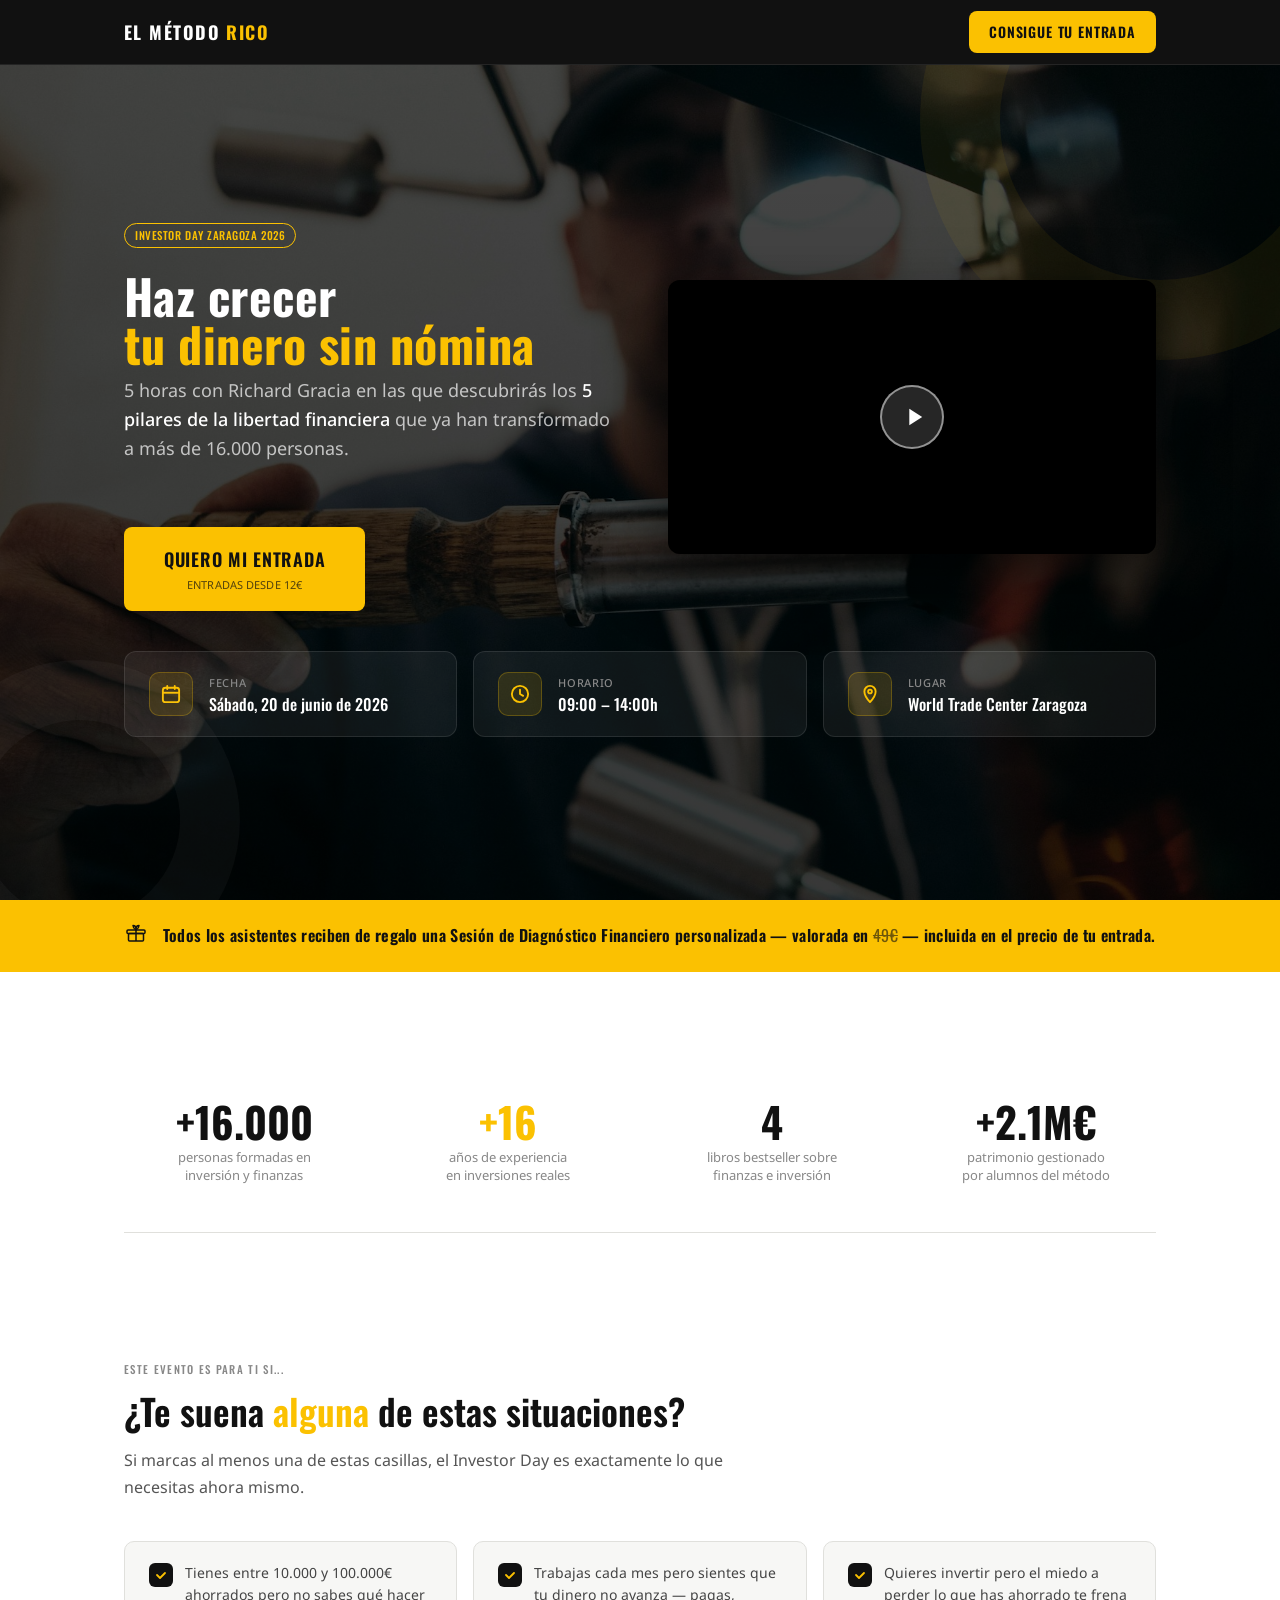
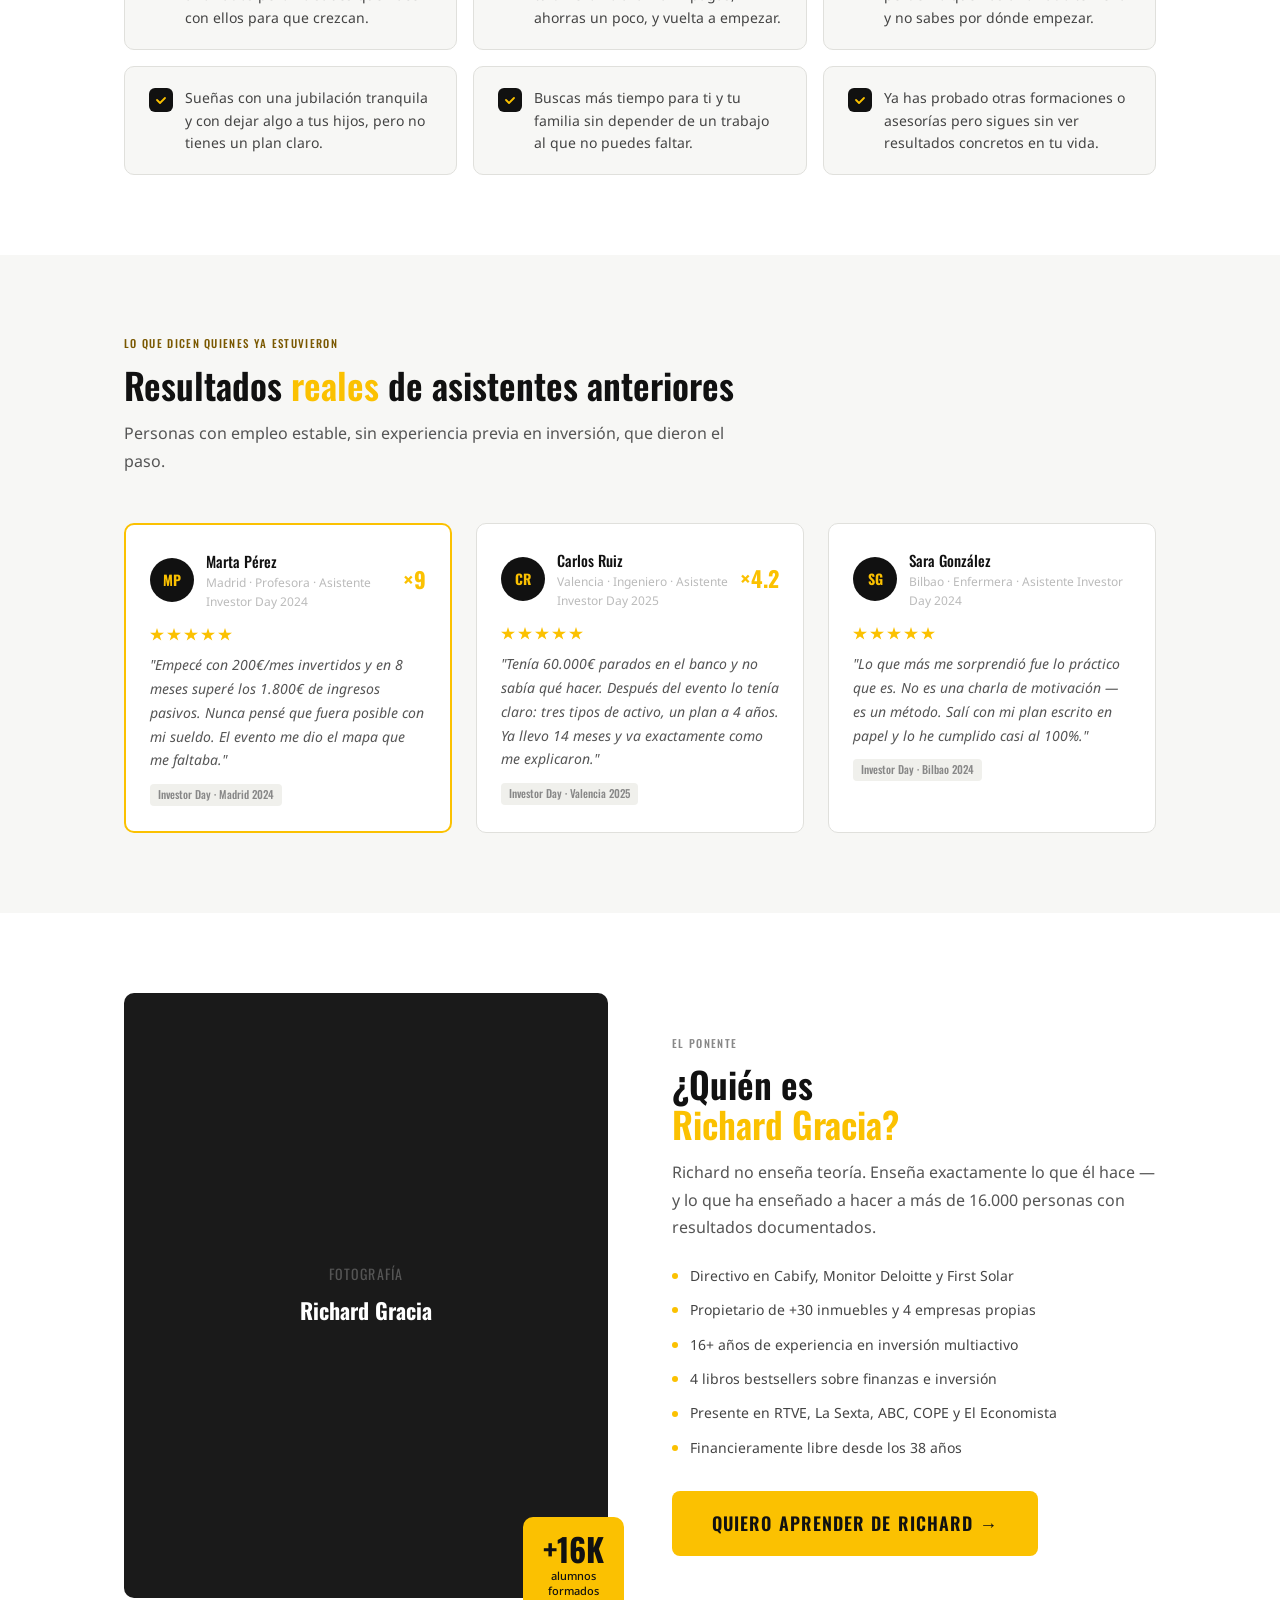
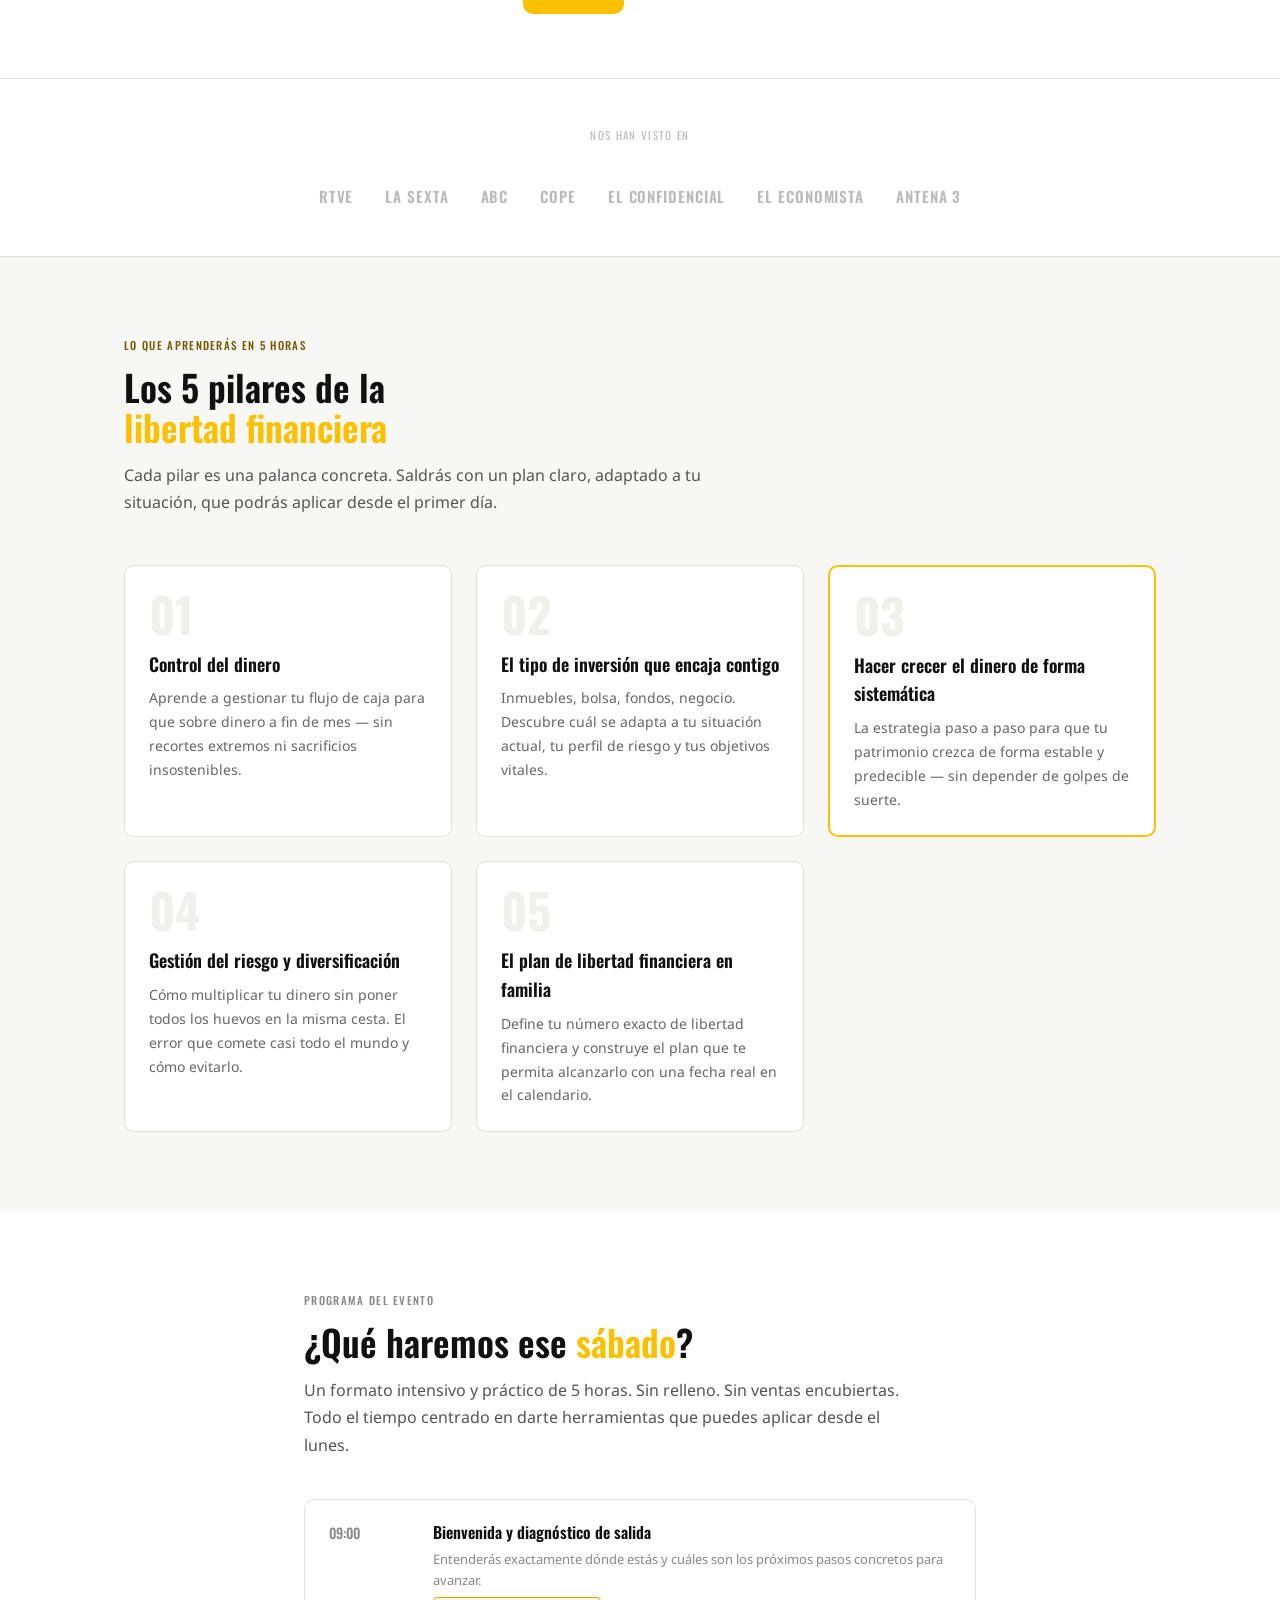
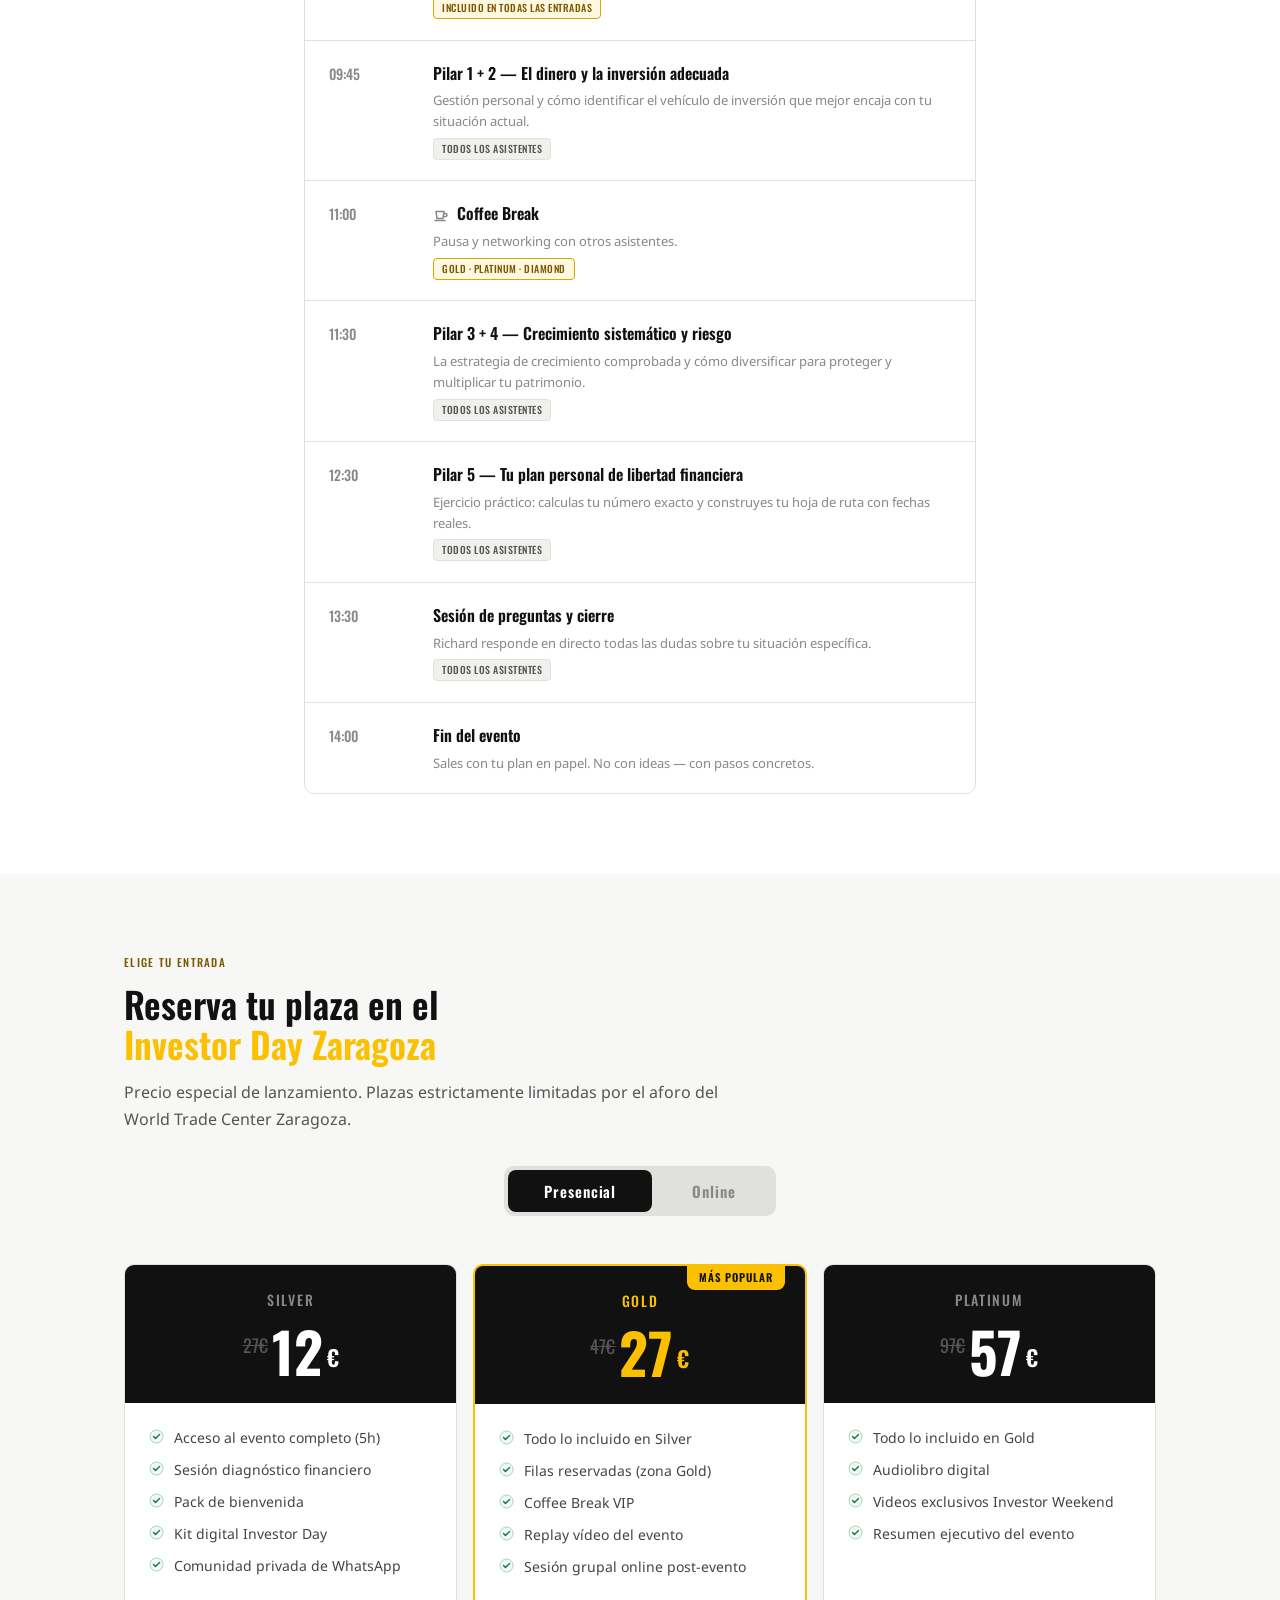
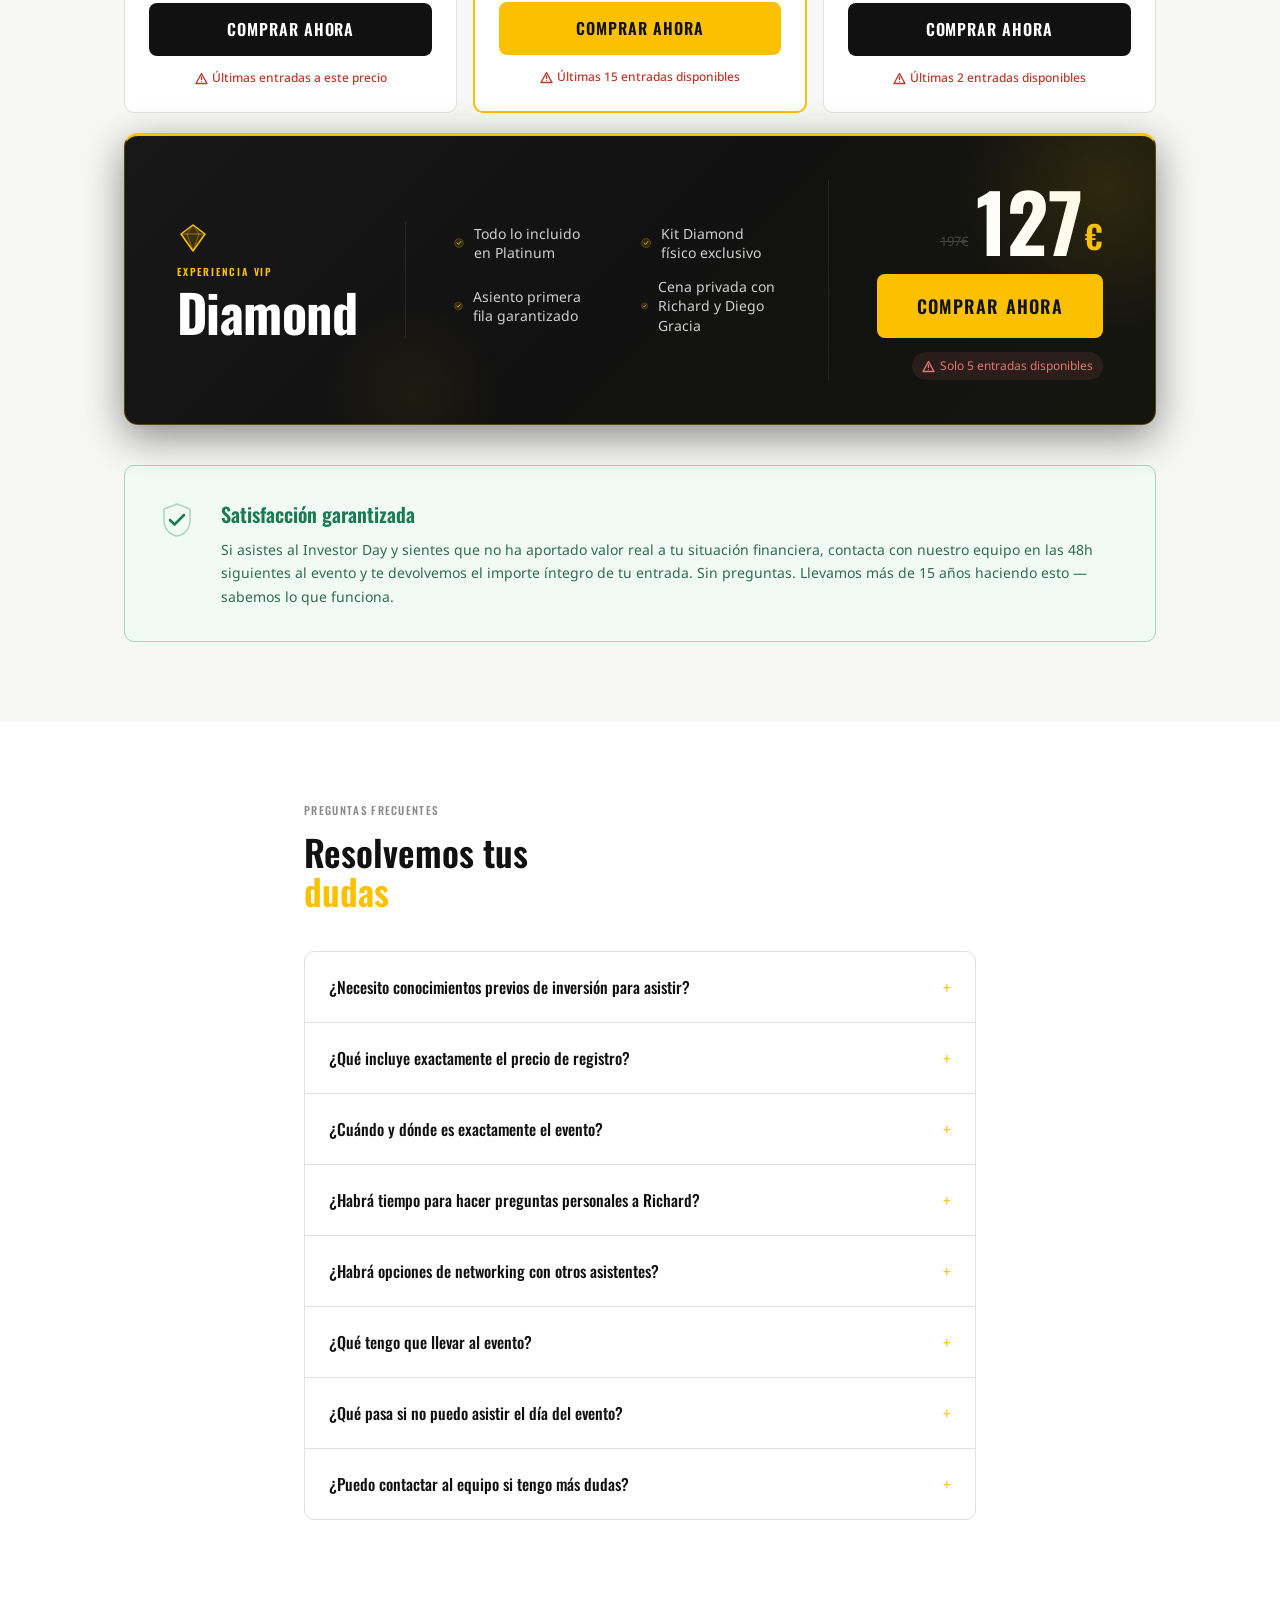
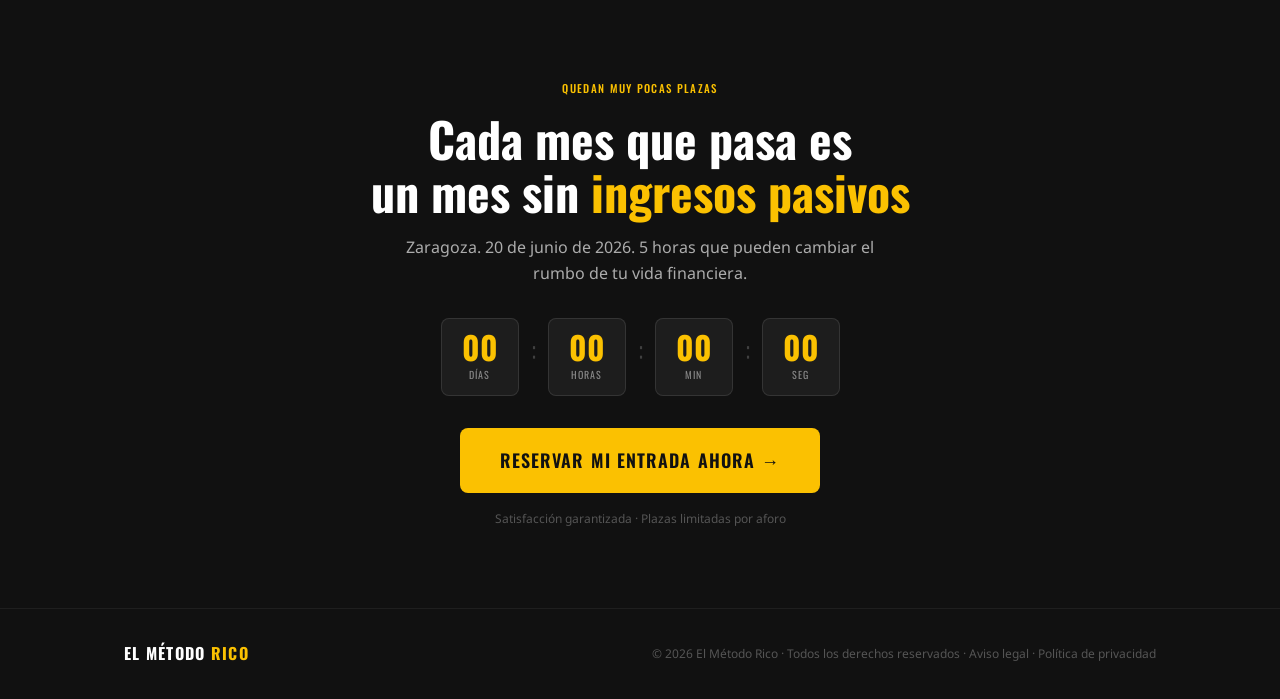
<file: landing-zaragoza-v2.html>
<!doctype html>
<html lang="es">
  <head>
    <meta charset="UTF-8" />
    <meta name="viewport" content="width=device-width, initial-scale=1.0" />
    <title>Investor Day Zaragoza · 20 Junio 2026 — El Método RICO</title>
    <link
      href="https://fonts.googleapis.com/css2?family=Oswald:wght@300;400;500;600;700&family=Noto+Sans:ital,wght@0,400;0,500;0,700;1,400&display=swap"
      rel="stylesheet"
    />
    <link rel="stylesheet" href="landing-zaragoza-v2.css" />
    <script src="https://player.vimeo.com/api/player.js"></script>
  </head>
  <body>
    <!-- ═══════════════════════════════════════════
     NAV
════════════════════════════════════════════ -->
    <nav class="nav">
      <div class="nav__inner">
        <div class="nav__logo">EL MÉTODO <span>RICO</span></div>
        <a href="#entradas" class="btn btn--primary btn--sm nav__cta"
          >Consigue tu entrada</a
        >
      </div>
    </nav>

    <!-- ═══════════════════════════════════════════
     HERO
════════════════════════════════════════════ -->
    <section class="hero" id="inicio">
      <div class="container">
        <div class="hero__inner">
          <!-- Columna izquierda: copy (sin CTA) -->
          <div class="hero__left">
            <div class="hero__meta">
              <span class="badge badge--outline">INVESTOR DAY ZARAGOZA 2026</span>
            </div>

            <h1 class="hero__headline">
              Haz crecer<br />
              <em>tu dinero sin nómina</em>
            </h1>

            <p class="hero__subhead">
              5 horas con Richard Gracia en las que descubrirás los
              <strong>5 pilares de la libertad financiera</strong> que ya han
              transformado a más de 16.000 personas.
            </p>
          </div>
          <!-- /hero__left -->

          <!-- Columna derecha: vídeo Vimeo -->
          <div class="hero__right">
            <div class="hero__video-wrap" id="heroVideoWrap">
              <iframe
                id="heroVimeoIframe"
                src="https://player.vimeo.com/video/1155149667?badge=0&autopause=0&player_id=0&app_id=58479&title=0&byline=0&portrait=0&controls=0&dnt=1"
                allow="autoplay; fullscreen; picture-in-picture; clipboard-write; encrypted-media"
                title="Investor Day Zaragoza 2026 — El Método RICO"
              ></iframe>

              <!-- Capa de play central (antes de iniciar) -->
              <div class="vp-overlay" id="vpOverlay">
                <button class="vp-play-big" id="vpPlayBig" aria-label="Reproducir">
                  <svg viewBox="0 0 24 24" fill="currentColor"><path d="M8 5v14l11-7z"/></svg>
                </button>
              </div>

              <!-- Barra de controles -->
              <div class="vp-controls" id="vpControls">
                <!-- Play / Pause -->
                <button class="vp-btn" id="vpPlayPause" aria-label="Play/Pause">
                  <svg class="vp-icon vp-icon--play" viewBox="0 0 24 24" fill="currentColor"><path d="M8 5v14l11-7z"/></svg>
                  <svg class="vp-icon vp-icon--pause" viewBox="0 0 24 24" fill="currentColor"><path d="M6 19h4V5H6v14zm8-14v14h4V5h-4z"/></svg>
                </button>

                <!-- Barra de progreso -->
                <div class="vp-progress" id="vpProgress">
                  <div class="vp-progress__fill" id="vpFill"></div>
                  <div class="vp-progress__thumb" id="vpThumb"></div>
                </div>

                <!-- Volumen -->
                <button class="vp-btn" id="vpMute" aria-label="Silenciar">
                  <svg class="vp-icon vp-icon--vol" viewBox="0 0 24 24" fill="currentColor"><path d="M3 9v6h4l5 5V4L7 9H3zm13.5 3c0-1.77-1.02-3.29-2.5-4.03v8.05c1.48-.73 2.5-2.25 2.5-4.02z"/></svg>
                  <svg class="vp-icon vp-icon--mute" viewBox="0 0 24 24" fill="currentColor"><path d="M16.5 12c0-1.77-1.02-3.29-2.5-4.03v2.21l2.45 2.45c.03-.2.05-.41.05-.63zm2.5 0c0 .94-.2 1.82-.54 2.64l1.51 1.51C20.63 14.91 21 13.5 21 12c0-4.28-2.99-7.86-7-8.77v2.06c2.89.86 5 3.54 5 6.71zM4.27 3L3 4.27 7.73 9H3v6h4l5 5v-6.73l4.25 4.25c-.67.52-1.42.93-2.25 1.18v2.06c1.38-.31 2.63-.95 3.69-1.81L19.73 21 21 19.73l-9-9L4.27 3zM12 4L9.91 6.09 12 8.18V4z"/></svg>
                </button>

                <!-- Fullscreen -->
                <button class="vp-btn" id="vpFullscreen" aria-label="Pantalla completa">
                  <svg class="vp-icon vp-icon--fs" viewBox="0 0 24 24" fill="currentColor"><path d="M7 14H5v5h5v-2H7v-3zm-2-4h2V7h3V5H5v5zm12 7h-3v2h5v-5h-2v3zM14 5v2h3v3h2V5h-5z"/></svg>
                  <svg class="vp-icon vp-icon--ex" viewBox="0 0 24 24" fill="currentColor"><path d="M5 16h3v3h2v-5H5v2zm3-8H5v2h5V5H8v3zm6 11h2v-3h3v-2h-5v5zm2-11V5h-2v5h5V8h-3z"/></svg>
                </button>
              </div>
            </div>
          </div>
          <!-- /hero__right -->

          <!-- CTA — tercer hijo del grid: bajo la col izquierda en desktop, bajo el vídeo en móvil -->
          <div class="hero__cta-group">
            <a href="#entradas" class="btn btn--primary btn--lg hero__cta-btn">
              <span class="hero__cta-btn__main">Quiero mi entrada</span>
              <span class="hero__cta-btn__sub">Entradas desde 12€</span>
            </a>
          </div>
        </div>
        <!-- /hero__inner -->

        <!-- Info evento: ancho completo, debajo de ambas columnas -->
        <div class="hero__info-row">
          <div class="hero__info-item">
            <div class="hero__info-icon">
              <svg
                width="20"
                height="20"
                viewBox="0 0 16 16"
                fill="none"
                aria-hidden="true"
              >
                <rect
                  x="1.5"
                  y="3"
                  width="13"
                  height="11.5"
                  rx="2"
                  stroke="#FBC101"
                  stroke-width="1.5"
                />
                <path d="M1.5 7h13" stroke="#FBC101" stroke-width="1.5" />
                <path
                  d="M5 1.5V4M11 1.5V4"
                  stroke="#FBC101"
                  stroke-width="1.5"
                  stroke-linecap="round"
                />
              </svg>
            </div>
            <div class="hero__info-content">
              <span class="hero__info-label">Fecha</span>
              <span class="hero__info-text">Sábado, 20 de junio de 2026</span>
            </div>
          </div>
          <div class="hero__info-item">
            <div class="hero__info-icon">
              <svg
                width="20"
                height="20"
                viewBox="0 0 16 16"
                fill="none"
                aria-hidden="true"
              >
                <circle
                  cx="8"
                  cy="8"
                  r="6.5"
                  stroke="#FBC101"
                  stroke-width="1.5"
                />
                <path
                  d="M8 4.5V8l2.5 1.5"
                  stroke="#FBC101"
                  stroke-width="1.5"
                  stroke-linecap="round"
                  stroke-linejoin="round"
                />
              </svg>
            </div>
            <div class="hero__info-content">
              <span class="hero__info-label">Horario</span>
              <span class="hero__info-text">09:00 – 14:00h</span>
            </div>
          </div>
          <div class="hero__info-item">
            <div class="hero__info-icon">
              <svg
                width="20"
                height="20"
                viewBox="0 0 16 16"
                fill="none"
                aria-hidden="true"
              >
                <path
                  d="M8 1.5C5.515 1.5 3.5 3.515 3.5 6c0 3.75 4.5 8.5 4.5 8.5S12.5 9.75 12.5 6c0-2.485-2.015-4.5-4.5-4.5z"
                  stroke="#FBC101"
                  stroke-width="1.5"
                  stroke-linejoin="round"
                />
                <circle
                  cx="8"
                  cy="6"
                  r="1.5"
                  stroke="#FBC101"
                  stroke-width="1.5"
                />
              </svg>
            </div>
            <div class="hero__info-content">
              <span class="hero__info-label">Lugar</span>
              <span class="hero__info-text">World Trade Center Zaragoza</span>
            </div>
          </div>
        </div>
        <!-- /hero__info-row -->
      </div>
    </section>

    <!-- ═══════════════════════════════════════════
     BONUS STRIP
════════════════════════════════════════════ -->
    <div class="bonus-strip">
      <div class="bonus-strip__inner container">
        <span class="bonus-strip__icon"
          ><svg
            width="22"
            height="22"
            viewBox="0 0 22 22"
            fill="none"
            aria-hidden="true"
          >
            <rect
              x="2"
              y="9"
              width="18"
              height="3.5"
              rx="1"
              stroke="#111"
              stroke-width="1.5"
            />
            <rect
              x="3.5"
              y="12.5"
              width="15"
              height="7.5"
              rx="1"
              stroke="#111"
              stroke-width="1.5"
            />
            <path d="M11 9v11" stroke="#111" stroke-width="1.5" />
            <path
              d="M11 9C11 9 8 7 8 4.5a3 3 0 0 1 3 3zM11 9c0 0 3-2 3-4.5a3 3 0 0 0-3 3z"
              stroke="#111"
              stroke-width="1.5"
              stroke-linecap="round"
              stroke-linejoin="round"
            /></svg
        ></span>
        <span class="bonus-strip__text">
          Todos los asistentes reciben de <strong>regalo</strong> una Sesión de
          Diagnóstico Financiero personalizada — valorada en <span>49€</span> —
          incluida en el precio de tu entrada.
        </span>
      </div>
    </div>

    <!-- ═══════════════════════════════════════════
     STATS
════════════════════════════════════════════ -->
    <section class="section" style="padding-bottom: 0">
      <div class="container">
        <div class="stats-grid">
          <div class="stat-item">
            <div class="stat-num">+16.000</div>
            <div class="stat-label">
              personas formadas en<br />inversión y finanzas
            </div>
          </div>
          <div class="stat-item">
            <div class="stat-num stat-num--yellow">+16</div>
            <div class="stat-label">
              años de experiencia<br />en inversiones reales
            </div>
          </div>
          <div class="stat-item">
            <div class="stat-num">4</div>
            <div class="stat-label">
              libros bestseller sobre<br />finanzas e inversión
            </div>
          </div>
          <div class="stat-item">
            <div class="stat-num">+2.1M€</div>
            <div class="stat-label">
              patrimonio gestionado<br />por alumnos del método
            </div>
          </div>
        </div>
      </div>
    </section>

    <!-- ═══════════════════════════════════════════
     PARA QUIÉN
════════════════════════════════════════════ -->
    <section class="section" id="para-quien">
      <div class="container">
        <div class="section-label section-label--dark">
          Este evento es para ti si...
        </div>
        <h2 class="section-title">
          ¿Te suena <em>alguna</em> de estas situaciones?
        </h2>
        <p class="section-body">
          Si marcas al menos una de estas casillas, el Investor Day es
          exactamente lo que necesitas ahora mismo.
        </p>

        <div class="for-whom__grid">
          <div class="for-whom__item">
            <div class="for-whom__check">
              <svg width="12" height="12" fill="none" viewBox="0 0 12 12">
                <path
                  d="M2 6l3 3 5-5"
                  stroke="#FBC101"
                  stroke-width="1.8"
                  stroke-linecap="round"
                  stroke-linejoin="round"
                />
              </svg>
            </div>
            <span class="for-whom__text"
              >Tienes entre 10.000 y 100.000€ ahorrados pero no sabes qué hacer
              con ellos para que crezcan.</span
            >
          </div>
          <div class="for-whom__item">
            <div class="for-whom__check">
              <svg width="12" height="12" fill="none" viewBox="0 0 12 12">
                <path
                  d="M2 6l3 3 5-5"
                  stroke="#FBC101"
                  stroke-width="1.8"
                  stroke-linecap="round"
                  stroke-linejoin="round"
                />
              </svg>
            </div>
            <span class="for-whom__text"
              >Trabajas cada mes pero sientes que tu dinero no avanza — pagas,
              ahorras un poco, y vuelta a empezar.</span
            >
          </div>
          <div class="for-whom__item">
            <div class="for-whom__check">
              <svg width="12" height="12" fill="none" viewBox="0 0 12 12">
                <path
                  d="M2 6l3 3 5-5"
                  stroke="#FBC101"
                  stroke-width="1.8"
                  stroke-linecap="round"
                  stroke-linejoin="round"
                />
              </svg>
            </div>
            <span class="for-whom__text"
              >Quieres invertir pero el miedo a perder lo que has ahorrado te
              frena y no sabes por dónde empezar.</span
            >
          </div>
          <div class="for-whom__item">
            <div class="for-whom__check">
              <svg width="12" height="12" fill="none" viewBox="0 0 12 12">
                <path
                  d="M2 6l3 3 5-5"
                  stroke="#FBC101"
                  stroke-width="1.8"
                  stroke-linecap="round"
                  stroke-linejoin="round"
                />
              </svg>
            </div>
            <span class="for-whom__text"
              >Sueñas con una jubilación tranquila y con dejar algo a tus hijos,
              pero no tienes un plan claro.</span
            >
          </div>
          <div class="for-whom__item">
            <div class="for-whom__check">
              <svg width="12" height="12" fill="none" viewBox="0 0 12 12">
                <path
                  d="M2 6l3 3 5-5"
                  stroke="#FBC101"
                  stroke-width="1.8"
                  stroke-linecap="round"
                  stroke-linejoin="round"
                />
              </svg>
            </div>
            <span class="for-whom__text"
              >Buscas más tiempo para ti y tu familia sin depender de un trabajo
              al que no puedes faltar.</span
            >
          </div>
          <div class="for-whom__item">
            <div class="for-whom__check">
              <svg width="12" height="12" fill="none" viewBox="0 0 12 12">
                <path
                  d="M2 6l3 3 5-5"
                  stroke="#FBC101"
                  stroke-width="1.8"
                  stroke-linecap="round"
                  stroke-linejoin="round"
                />
              </svg>
            </div>
            <span class="for-whom__text"
              >Ya has probado otras formaciones o asesorías pero sigues sin ver
              resultados concretos en tu vida.</span
            >
          </div>
        </div>
      </div>
    </section>

    <!-- ═══════════════════════════════════════════
     TESTIMONIALS
════════════════════════════════════════════ -->
    <section class="section section--light">
      <div class="container">
        <div class="section-label section-label--light">
          Lo que dicen quienes ya estuvieron
        </div>
        <h2 class="section-title">
          Resultados <em>reales</em> de asistentes anteriores
        </h2>
        <p class="section-body">
          Personas con empleo estable, sin experiencia previa en inversión, que
          dieron el paso.
        </p>

        <div class="testimonials-grid">
          <div class="testimonial-card testimonial-card--featured">
            <div class="testimonial-header">
              <div class="testimonial-avatar">MP</div>
              <div>
                <div class="testimonial-name">Marta Pérez</div>
                <div class="testimonial-meta">
                  Madrid · Profesora · Asistente Investor Day 2024
                </div>
              </div>
              <div class="testimonial-result">×9</div>
            </div>
            <div class="testimonial-stars">
              <svg
                width="14"
                height="14"
                viewBox="0 0 14 14"
                fill="#FBC101"
                aria-hidden="true"
              >
                <path
                  d="M7 1l1.545 4.757H14L9.727 8.693l1.545 4.757L7 10.514l-4.272 2.936 1.545-4.757L0 5.757h5.455L7 1z"
                /></svg
              ><svg
                width="14"
                height="14"
                viewBox="0 0 14 14"
                fill="#FBC101"
                aria-hidden="true"
              >
                <path
                  d="M7 1l1.545 4.757H14L9.727 8.693l1.545 4.757L7 10.514l-4.272 2.936 1.545-4.757L0 5.757h5.455L7 1z"
                /></svg
              ><svg
                width="14"
                height="14"
                viewBox="0 0 14 14"
                fill="#FBC101"
                aria-hidden="true"
              >
                <path
                  d="M7 1l1.545 4.757H14L9.727 8.693l1.545 4.757L7 10.514l-4.272 2.936 1.545-4.757L0 5.757h5.455L7 1z"
                /></svg
              ><svg
                width="14"
                height="14"
                viewBox="0 0 14 14"
                fill="#FBC101"
                aria-hidden="true"
              >
                <path
                  d="M7 1l1.545 4.757H14L9.727 8.693l1.545 4.757L7 10.514l-4.272 2.936 1.545-4.757L0 5.757h5.455L7 1z"
                /></svg
              ><svg
                width="14"
                height="14"
                viewBox="0 0 14 14"
                fill="#FBC101"
                aria-hidden="true"
              >
                <path
                  d="M7 1l1.545 4.757H14L9.727 8.693l1.545 4.757L7 10.514l-4.272 2.936 1.545-4.757L0 5.757h5.455L7 1z"
                />
              </svg>
            </div>
            <p class="testimonial-text">
              "Empecé con 200€/mes invertidos y en 8 meses superé los 1.800€ de
              ingresos pasivos. Nunca pensé que fuera posible con mi sueldo. El
              evento me dio el mapa que me faltaba."
            </p>
            <span class="testimonial-tag">Investor Day · Madrid 2024</span>
          </div>

          <div class="testimonial-card">
            <div class="testimonial-header">
              <div class="testimonial-avatar">CR</div>
              <div>
                <div class="testimonial-name">Carlos Ruiz</div>
                <div class="testimonial-meta">
                  Valencia · Ingeniero · Asistente Investor Day 2025
                </div>
              </div>
              <div class="testimonial-result">×4.2</div>
            </div>
            <div class="testimonial-stars">
              <svg
                width="14"
                height="14"
                viewBox="0 0 14 14"
                fill="#FBC101"
                aria-hidden="true"
              >
                <path
                  d="M7 1l1.545 4.757H14L9.727 8.693l1.545 4.757L7 10.514l-4.272 2.936 1.545-4.757L0 5.757h5.455L7 1z"
                /></svg
              ><svg
                width="14"
                height="14"
                viewBox="0 0 14 14"
                fill="#FBC101"
                aria-hidden="true"
              >
                <path
                  d="M7 1l1.545 4.757H14L9.727 8.693l1.545 4.757L7 10.514l-4.272 2.936 1.545-4.757L0 5.757h5.455L7 1z"
                /></svg
              ><svg
                width="14"
                height="14"
                viewBox="0 0 14 14"
                fill="#FBC101"
                aria-hidden="true"
              >
                <path
                  d="M7 1l1.545 4.757H14L9.727 8.693l1.545 4.757L7 10.514l-4.272 2.936 1.545-4.757L0 5.757h5.455L7 1z"
                /></svg
              ><svg
                width="14"
                height="14"
                viewBox="0 0 14 14"
                fill="#FBC101"
                aria-hidden="true"
              >
                <path
                  d="M7 1l1.545 4.757H14L9.727 8.693l1.545 4.757L7 10.514l-4.272 2.936 1.545-4.757L0 5.757h5.455L7 1z"
                /></svg
              ><svg
                width="14"
                height="14"
                viewBox="0 0 14 14"
                fill="#FBC101"
                aria-hidden="true"
              >
                <path
                  d="M7 1l1.545 4.757H14L9.727 8.693l1.545 4.757L7 10.514l-4.272 2.936 1.545-4.757L0 5.757h5.455L7 1z"
                />
              </svg>
            </div>
            <p class="testimonial-text">
              "Tenía 60.000€ parados en el banco y no sabía qué hacer. Después
              del evento lo tenía claro: tres tipos de activo, un plan a 4 años.
              Ya llevo 14 meses y va exactamente como me explicaron."
            </p>
            <span class="testimonial-tag">Investor Day · Valencia 2025</span>
          </div>

          <div class="testimonial-card">
            <div class="testimonial-header">
              <div class="testimonial-avatar">SG</div>
              <div>
                <div class="testimonial-name">Sara González</div>
                <div class="testimonial-meta">
                  Bilbao · Enfermera · Asistente Investor Day 2024
                </div>
              </div>
            </div>
            <div class="testimonial-stars">
              <svg
                width="14"
                height="14"
                viewBox="0 0 14 14"
                fill="#FBC101"
                aria-hidden="true"
              >
                <path
                  d="M7 1l1.545 4.757H14L9.727 8.693l1.545 4.757L7 10.514l-4.272 2.936 1.545-4.757L0 5.757h5.455L7 1z"
                /></svg
              ><svg
                width="14"
                height="14"
                viewBox="0 0 14 14"
                fill="#FBC101"
                aria-hidden="true"
              >
                <path
                  d="M7 1l1.545 4.757H14L9.727 8.693l1.545 4.757L7 10.514l-4.272 2.936 1.545-4.757L0 5.757h5.455L7 1z"
                /></svg
              ><svg
                width="14"
                height="14"
                viewBox="0 0 14 14"
                fill="#FBC101"
                aria-hidden="true"
              >
                <path
                  d="M7 1l1.545 4.757H14L9.727 8.693l1.545 4.757L7 10.514l-4.272 2.936 1.545-4.757L0 5.757h5.455L7 1z"
                /></svg
              ><svg
                width="14"
                height="14"
                viewBox="0 0 14 14"
                fill="#FBC101"
                aria-hidden="true"
              >
                <path
                  d="M7 1l1.545 4.757H14L9.727 8.693l1.545 4.757L7 10.514l-4.272 2.936 1.545-4.757L0 5.757h5.455L7 1z"
                /></svg
              ><svg
                width="14"
                height="14"
                viewBox="0 0 14 14"
                fill="#FBC101"
                aria-hidden="true"
              >
                <path
                  d="M7 1l1.545 4.757H14L9.727 8.693l1.545 4.757L7 10.514l-4.272 2.936 1.545-4.757L0 5.757h5.455L7 1z"
                />
              </svg>
            </div>
            <p class="testimonial-text">
              "Lo que más me sorprendió fue lo práctico que es. No es una charla
              de motivación — es un método. Salí con mi plan escrito en papel y
              lo he cumplido casi al 100%."
            </p>
            <span class="testimonial-tag">Investor Day · Bilbao 2024</span>
          </div>
        </div>
      </div>
    </section>

    <!-- ═══════════════════════════════════════════
     SPEAKER — RICHARD GRACIA
════════════════════════════════════════════ -->
    <section class="section">
      <div class="container">
        <div class="speaker__inner">
          <div class="speaker__img-wrap">
            <div class="speaker__img-placeholder">
              <!-- Reemplazar con imagen real de Richard -->
              <div style="text-align: center; color: #555; padding: 40px">
                <div
                  style="
                    font-family: &quot;Oswald&quot;, sans-serif;
                    font-size: 14px;
                    letter-spacing: 0.08em;
                    margin-bottom: 8px;
                  "
                >
                  FOTOGRAFÍA
                </div>
                <div
                  style="
                    font-family: &quot;Oswald&quot;, sans-serif;
                    font-size: 22px;
                    font-weight: 700;
                    color: #fff;
                  "
                >
                  Richard Gracia
                </div>
              </div>
            </div>
            <div class="speaker__img-badge">
              <div class="speaker__img-badge-num">+16K</div>
              <div class="speaker__img-badge-label">alumnos<br />formados</div>
            </div>
          </div>

          <div>
            <div class="section-label section-label--dark">El ponente</div>
            <h2 class="section-title">
              ¿Quién es<br /><em>Richard Gracia?</em>
            </h2>
            <p class="section-body" style="margin-bottom: 8px">
              Richard no enseña teoría. Enseña exactamente lo que él hace — y lo
              que ha enseñado a hacer a más de 16.000 personas con resultados
              documentados.
            </p>

            <div class="speaker__credentials">
              <div class="speaker__cred-item">
                <div class="speaker__cred-dot"></div>
                <span>Directivo en Cabify, Monitor Deloitte y First Solar</span>
              </div>
              <div class="speaker__cred-item">
                <div class="speaker__cred-dot"></div>
                <span>Propietario de +30 inmuebles y 4 empresas propias</span>
              </div>
              <div class="speaker__cred-item">
                <div class="speaker__cred-dot"></div>
                <span>16+ años de experiencia en inversión multiactivo</span>
              </div>
              <div class="speaker__cred-item">
                <div class="speaker__cred-dot"></div>
                <span>4 libros bestsellers sobre finanzas e inversión</span>
              </div>
              <div class="speaker__cred-item">
                <div class="speaker__cred-dot"></div>
                <span
                  >Presente en RTVE, La Sexta, ABC, COPE y El Economista</span
                >
              </div>
              <div class="speaker__cred-item">
                <div class="speaker__cred-dot"></div>
                <span>Financieramente libre desde los 38 años</span>
              </div>
            </div>

            <a href="#entradas" class="btn btn--primary btn--lg"
              >Quiero aprender de Richard →</a
            >
          </div>
        </div>
      </div>
    </section>

    <!-- ═══════════════════════════════════════════
     MEDIA
════════════════════════════════════════════ -->
    <section
      style="
        padding: 48px 0;
        border-top: 1px solid #e0e0dc;
        border-bottom: 1px solid #e0e0dc;
      "
    >
      <div class="container">
        <div
          style="
            text-align: center;
            margin-bottom: 8px;
            font-family: &quot;Oswald&quot;, sans-serif;
            font-size: 11px;
            letter-spacing: 0.12em;
            color: #bbb;
            text-transform: uppercase;
          "
        >
          Nos han visto en
        </div>
        <div class="media__strip">
          <span class="media__logo">RTVE</span>
          <span class="media__logo">LA SEXTA</span>
          <span class="media__logo">ABC</span>
          <span class="media__logo">COPE</span>
          <span class="media__logo">EL CONFIDENCIAL</span>
          <span class="media__logo">EL ECONOMISTA</span>
          <span class="media__logo">ANTENA 3</span>
        </div>
      </div>
    </section>

    <!-- ═══════════════════════════════════════════
     5 PILARES — QUÉ APRENDERÁS
════════════════════════════════════════════ -->
    <section class="section section--light" id="programa">
      <div class="container">
        <div class="section-label section-label--light">
          Lo que aprenderás en 5 horas
        </div>
        <h2 class="section-title">
          Los 5 pilares de la<br /><em>libertad financiera</em>
        </h2>
        <p class="section-body">
          Cada pilar es una palanca concreta. Saldrás con un plan claro,
          adaptado a tu situación, que podrás aplicar desde el primer día.
        </p>

        <div class="pillars-grid">
          <div class="pillar-card">
            <div class="pillar-num">01</div>
            <div class="pillar-title">Control del dinero</div>
            <p class="pillar-body">
              Aprende a gestionar tu flujo de caja para que sobre dinero a fin
              de mes — sin recortes extremos ni sacrificios insostenibles.
            </p>
          </div>
          <div class="pillar-card">
            <div class="pillar-num">02</div>
            <div class="pillar-title">
              El tipo de inversión que encaja contigo
            </div>
            <p class="pillar-body">
              Inmuebles, bolsa, fondos, negocio. Descubre cuál se adapta a tu
              situación actual, tu perfil de riesgo y tus objetivos vitales.
            </p>
          </div>
          <div class="pillar-card pillar-card--highlight">
            <div class="pillar-num">03</div>
            <div class="pillar-title">
              Hacer crecer el dinero de forma sistemática
            </div>
            <p class="pillar-body">
              La estrategia paso a paso para que tu patrimonio crezca de forma
              estable y predecible — sin depender de golpes de suerte.
            </p>
          </div>
          <div class="pillar-card">
            <div class="pillar-num">04</div>
            <div class="pillar-title">Gestión del riesgo y diversificación</div>
            <p class="pillar-body">
              Cómo multiplicar tu dinero sin poner todos los huevos en la misma
              cesta. El error que comete casi todo el mundo y cómo evitarlo.
            </p>
          </div>
          <div class="pillar-card">
            <div class="pillar-num">05</div>
            <div class="pillar-title">
              El plan de libertad financiera en familia
            </div>
            <p class="pillar-body">
              Define tu número exacto de libertad financiera y construye el plan
              que te permita alcanzarlo con una fecha real en el calendario.
            </p>
          </div>
        </div>
      </div>
    </section>

    <!-- ═══════════════════════════════════════════
     AGENDA
════════════════════════════════════════════ -->
    <section class="section">
      <div class="container--narrow">
        <div class="section-label section-label--dark">Programa del evento</div>
        <h2 class="section-title">¿Qué haremos ese <em>sábado</em>?</h2>
        <p class="section-body">
          Un formato intensivo y práctico de 5 horas. Sin relleno. Sin ventas
          encubiertas. Todo el tiempo centrado en darte herramientas que puedes
          aplicar desde el lunes.
        </p>

        <div class="agenda__list">
          <div class="agenda__item">
            <div class="agenda__time">09:00</div>
            <div class="agenda__content">
              <div class="agenda__title">
                Bienvenida y diagnóstico de salida
              </div>
              <div class="agenda__desc">
                Entenderás exactamente dónde estás y cuáles son los próximos
                pasos concretos para avanzar.
              </div>
              <span class="agenda__tag agenda__tag--yellow"
                >INCLUIDO EN TODAS LAS ENTRADAS</span
              >
            </div>
          </div>
          <div class="agenda__item">
            <div class="agenda__time">09:45</div>
            <div class="agenda__content">
              <div class="agenda__title">
                Pilar 1 + 2 — El dinero y la inversión adecuada
              </div>
              <div class="agenda__desc">
                Gestión personal y cómo identificar el vehículo de inversión que
                mejor encaja con tu situación actual.
              </div>
              <span class="agenda__tag agenda__tag--dark"
                >TODOS LOS ASISTENTES</span
              >
            </div>
          </div>
          <div class="agenda__item">
            <div class="agenda__time">11:00</div>
            <div class="agenda__content">
              <div
                class="agenda__title"
                style="display: flex; align-items: center; gap: 8px"
              >
                <svg
                  width="16"
                  height="16"
                  viewBox="0 0 16 16"
                  fill="none"
                  aria-hidden="true"
                >
                  <path
                    d="M3 5.5h8l-1 7H4L3 5.5z"
                    stroke="#888"
                    stroke-width="1.5"
                    stroke-linejoin="round"
                  />
                  <path
                    d="M11 7.5h1.5a1.5 1.5 0 0 1 0 3H11"
                    stroke="#888"
                    stroke-width="1.5"
                    stroke-linecap="round"
                  />
                  <path
                    d="M2 14.5h10"
                    stroke="#888"
                    stroke-width="1.5"
                    stroke-linecap="round"
                  /></svg
                >Coffee Break
              </div>
              <div class="agenda__desc">
                Pausa y networking con otros asistentes.
              </div>
              <span class="agenda__tag agenda__tag--yellow"
                >GOLD · PLATINUM · DIAMOND</span
              >
            </div>
          </div>
          <div class="agenda__item">
            <div class="agenda__time">11:30</div>
            <div class="agenda__content">
              <div class="agenda__title">
                Pilar 3 + 4 — Crecimiento sistemático y riesgo
              </div>
              <div class="agenda__desc">
                La estrategia de crecimiento comprobada y cómo diversificar para
                proteger y multiplicar tu patrimonio.
              </div>
              <span class="agenda__tag agenda__tag--dark"
                >TODOS LOS ASISTENTES</span
              >
            </div>
          </div>
          <div class="agenda__item">
            <div class="agenda__time">12:30</div>
            <div class="agenda__content">
              <div class="agenda__title">
                Pilar 5 — Tu plan personal de libertad financiera
              </div>
              <div class="agenda__desc">
                Ejercicio práctico: calculas tu número exacto y construyes tu
                hoja de ruta con fechas reales.
              </div>
              <span class="agenda__tag agenda__tag--dark"
                >TODOS LOS ASISTENTES</span
              >
            </div>
          </div>
          <div class="agenda__item">
            <div class="agenda__time">13:30</div>
            <div class="agenda__content">
              <div class="agenda__title">Sesión de preguntas y cierre</div>
              <div class="agenda__desc">
                Richard responde en directo todas las dudas sobre tu situación
                específica.
              </div>
              <span class="agenda__tag agenda__tag--dark"
                >TODOS LOS ASISTENTES</span
              >
            </div>
          </div>
          <div class="agenda__item">
            <div class="agenda__time">14:00</div>
            <div class="agenda__content">
              <div class="agenda__title">Fin del evento</div>
              <div class="agenda__desc">
                Sales con tu plan en papel. No con ideas — con pasos concretos.
              </div>
            </div>
          </div>
        </div>
      </div>
    </section>

    <!-- ═══════════════════════════════════════════
     PRICING
════════════════════════════════════════════ -->
    <section class="section section--light" id="entradas">
      <div class="container">
        <div class="section-label section-label--light">Elige tu entrada</div>
        <h2 class="section-title">
          Reserva tu plaza en el<br /><em>Investor Day Zaragoza</em>
        </h2>
        <p class="section-body">
          Precio especial de lanzamiento. Plazas estrictamente limitadas por el
          aforo del World Trade Center Zaragoza.
        </p>

        <!-- Tabs -->
        <div class="pricing-tabs" role="tablist">
          <button
            class="pricing-tab pricing-tab--active"
            role="tab"
            aria-selected="true"
            aria-controls="panel-presencial"
            onclick="switchPricingTab('presencial', this)"
          >
            Presencial
          </button>
          <button
            class="pricing-tab"
            role="tab"
            aria-selected="false"
            aria-controls="panel-online"
            onclick="switchPricingTab('online', this)"
          >
            Online
          </button>
        </div>

        <!-- ── PANEL PRESENCIAL ── -->
        <div class="pricing-panel" id="panel-presencial" role="tabpanel">
          <div class="pricing-presencial-layout">
            <!-- FILA SUPERIOR: Silver · Gold · Platinum -->
            <div class="pricing-grid pricing-grid--3">
              <!-- SILVER -->
              <div class="pricing-card" data-ticket="silver">
                <div class="pricing-card__header">
                  <div class="pricing-card__tier">Silver</div>
                  <div class="pricing-card__price-wrap">
                    <span class="pricing-card__original">27€</span>
                    <span class="pricing-card__amount">12</span>
                    <span class="pricing-card__currency">€</span>
                  </div>
                </div>
                <div class="pricing-card__body">
                  <ul class="pricing-card__features">
                    <li class="pricing-card__feature">
                      <span class="pricing-card__feature-icon"
                        ><svg
                          width="15"
                          height="15"
                          viewBox="0 0 15 15"
                          fill="none"
                          aria-hidden="true"
                        >
                          <circle
                            cx="7.5"
                            cy="7.5"
                            r="6.5"
                            fill="#f2faf6"
                            stroke="#aad5be"
                            stroke-width="1"
                          />
                          <path
                            d="M4.5 7.5l2 2 4-4"
                            stroke="#1a7a52"
                            stroke-width="1.5"
                            stroke-linecap="round"
                            stroke-linejoin="round"
                          /></svg></span
                      >Acceso al evento completo (5h)
                    </li>
                    <li class="pricing-card__feature">
                      <span class="pricing-card__feature-icon"
                        ><svg
                          width="15"
                          height="15"
                          viewBox="0 0 15 15"
                          fill="none"
                          aria-hidden="true"
                        >
                          <circle
                            cx="7.5"
                            cy="7.5"
                            r="6.5"
                            fill="#f2faf6"
                            stroke="#aad5be"
                            stroke-width="1"
                          />
                          <path
                            d="M4.5 7.5l2 2 4-4"
                            stroke="#1a7a52"
                            stroke-width="1.5"
                            stroke-linecap="round"
                            stroke-linejoin="round"
                          /></svg></span
                      >Sesión diagnóstico financiero
                    </li>
                    <li class="pricing-card__feature">
                      <span class="pricing-card__feature-icon"
                        ><svg
                          width="15"
                          height="15"
                          viewBox="0 0 15 15"
                          fill="none"
                          aria-hidden="true"
                        >
                          <circle
                            cx="7.5"
                            cy="7.5"
                            r="6.5"
                            fill="#f2faf6"
                            stroke="#aad5be"
                            stroke-width="1"
                          />
                          <path
                            d="M4.5 7.5l2 2 4-4"
                            stroke="#1a7a52"
                            stroke-width="1.5"
                            stroke-linecap="round"
                            stroke-linejoin="round"
                          /></svg></span
                      >Pack de bienvenida
                    </li>
                    <li class="pricing-card__feature">
                      <span class="pricing-card__feature-icon"
                        ><svg
                          width="15"
                          height="15"
                          viewBox="0 0 15 15"
                          fill="none"
                          aria-hidden="true"
                        >
                          <circle
                            cx="7.5"
                            cy="7.5"
                            r="6.5"
                            fill="#f2faf6"
                            stroke="#aad5be"
                            stroke-width="1"
                          />
                          <path
                            d="M4.5 7.5l2 2 4-4"
                            stroke="#1a7a52"
                            stroke-width="1.5"
                            stroke-linecap="round"
                            stroke-linejoin="round"
                          /></svg></span
                      >Kit digital Investor Day
                    </li>
                    <li class="pricing-card__feature">
                      <span class="pricing-card__feature-icon"
                        ><svg
                          width="15"
                          height="15"
                          viewBox="0 0 15 15"
                          fill="none"
                          aria-hidden="true"
                        >
                          <circle
                            cx="7.5"
                            cy="7.5"
                            r="6.5"
                            fill="#f2faf6"
                            stroke="#aad5be"
                            stroke-width="1"
                          />
                          <path
                            d="M4.5 7.5l2 2 4-4"
                            stroke="#1a7a52"
                            stroke-width="1.5"
                            stroke-linecap="round"
                            stroke-linejoin="round"
                          /></svg></span
                      >Comunidad privada de WhatsApp
                    </li>
                  </ul>
                  <a
                    href="https://weeztix.shop/3k5ccx4w"
                    class="btn btn--secondary btn--md btn--full"
                    target="_blank"
                    rel="noopener"
                    >Comprar ahora</a
                  >
                  <div class="pricing-card__scarcity">
                    <svg
                      width="13"
                      height="13"
                      viewBox="0 0 13 13"
                      fill="none"
                      aria-hidden="true"
                    >
                      <path
                        d="M6.5 1.5L12 11.5H1L6.5 1.5z"
                        stroke="#c0392b"
                        stroke-width="1.4"
                        stroke-linejoin="round"
                      />
                      <path
                        d="M6.5 5v2.5"
                        stroke="#c0392b"
                        stroke-width="1.4"
                        stroke-linecap="round"
                      />
                      <circle cx="6.5" cy="9.5" r="0.6" fill="#c0392b" />
                    </svg>
                    Últimas entradas a este precio
                  </div>
                </div>
              </div>

              <!-- GOLD — RECOMMENDED -->
              <div
                class="pricing-card pricing-card--recommended"
                data-ticket="gold"
              >
                <div class="pricing-card__badge">MÁS POPULAR</div>
                <div class="pricing-card__header">
                  <div class="pricing-card__tier">Gold</div>
                  <div class="pricing-card__price-wrap">
                    <span class="pricing-card__original">47€</span>
                    <span class="pricing-card__amount">27</span>
                    <span class="pricing-card__currency" style="color: #fbc101"
                      >€</span
                    >
                  </div>
                </div>
                <div class="pricing-card__body">
                  <ul class="pricing-card__features">
                    <li class="pricing-card__feature">
                      <span class="pricing-card__feature-icon"
                        ><svg
                          width="15"
                          height="15"
                          viewBox="0 0 15 15"
                          fill="none"
                          aria-hidden="true"
                        >
                          <circle
                            cx="7.5"
                            cy="7.5"
                            r="6.5"
                            fill="#f2faf6"
                            stroke="#aad5be"
                            stroke-width="1"
                          />
                          <path
                            d="M4.5 7.5l2 2 4-4"
                            stroke="#1a7a52"
                            stroke-width="1.5"
                            stroke-linecap="round"
                            stroke-linejoin="round"
                          /></svg></span
                      >Todo lo incluido en Silver
                    </li>
                    <li class="pricing-card__feature">
                      <span class="pricing-card__feature-icon"
                        ><svg
                          width="15"
                          height="15"
                          viewBox="0 0 15 15"
                          fill="none"
                          aria-hidden="true"
                        >
                          <circle
                            cx="7.5"
                            cy="7.5"
                            r="6.5"
                            fill="#f2faf6"
                            stroke="#aad5be"
                            stroke-width="1"
                          />
                          <path
                            d="M4.5 7.5l2 2 4-4"
                            stroke="#1a7a52"
                            stroke-width="1.5"
                            stroke-linecap="round"
                            stroke-linejoin="round"
                          /></svg></span
                      >Filas reservadas (zona Gold)
                    </li>
                    <li class="pricing-card__feature">
                      <span class="pricing-card__feature-icon"
                        ><svg
                          width="15"
                          height="15"
                          viewBox="0 0 15 15"
                          fill="none"
                          aria-hidden="true"
                        >
                          <circle
                            cx="7.5"
                            cy="7.5"
                            r="6.5"
                            fill="#f2faf6"
                            stroke="#aad5be"
                            stroke-width="1"
                          />
                          <path
                            d="M4.5 7.5l2 2 4-4"
                            stroke="#1a7a52"
                            stroke-width="1.5"
                            stroke-linecap="round"
                            stroke-linejoin="round"
                          /></svg></span
                      >Coffee Break VIP
                    </li>
                    <li class="pricing-card__feature">
                      <span class="pricing-card__feature-icon"
                        ><svg
                          width="15"
                          height="15"
                          viewBox="0 0 15 15"
                          fill="none"
                          aria-hidden="true"
                        >
                          <circle
                            cx="7.5"
                            cy="7.5"
                            r="6.5"
                            fill="#f2faf6"
                            stroke="#aad5be"
                            stroke-width="1"
                          />
                          <path
                            d="M4.5 7.5l2 2 4-4"
                            stroke="#1a7a52"
                            stroke-width="1.5"
                            stroke-linecap="round"
                            stroke-linejoin="round"
                          /></svg></span
                      >Replay vídeo del evento
                    </li>
                    <li class="pricing-card__feature">
                      <span class="pricing-card__feature-icon"
                        ><svg
                          width="15"
                          height="15"
                          viewBox="0 0 15 15"
                          fill="none"
                          aria-hidden="true"
                        >
                          <circle
                            cx="7.5"
                            cy="7.5"
                            r="6.5"
                            fill="#f2faf6"
                            stroke="#aad5be"
                            stroke-width="1"
                          />
                          <path
                            d="M4.5 7.5l2 2 4-4"
                            stroke="#1a7a52"
                            stroke-width="1.5"
                            stroke-linecap="round"
                            stroke-linejoin="round"
                          /></svg></span
                      >Sesión grupal online post-evento
                    </li>
                  </ul>
                  <a
                    href="https://weeztix.shop/u4t8avr9"
                    class="btn btn--primary btn--md btn--full"
                    target="_blank"
                    rel="noopener"
                    >Comprar ahora</a
                  >
                  <div class="pricing-card__scarcity">
                    <svg
                      width="13"
                      height="13"
                      viewBox="0 0 13 13"
                      fill="none"
                      aria-hidden="true"
                    >
                      <path
                        d="M6.5 1.5L12 11.5H1L6.5 1.5z"
                        stroke="#c0392b"
                        stroke-width="1.4"
                        stroke-linejoin="round"
                      />
                      <path
                        d="M6.5 5v2.5"
                        stroke="#c0392b"
                        stroke-width="1.4"
                        stroke-linecap="round"
                      />
                      <circle cx="6.5" cy="9.5" r="0.6" fill="#c0392b" />
                    </svg>
                    Últimas 15 entradas disponibles
                  </div>
                </div>
              </div>

              <!-- PLATINUM -->
              <div class="pricing-card" data-ticket="platinum">
                <div class="pricing-card__header">
                  <div class="pricing-card__tier">Platinum</div>
                  <div class="pricing-card__price-wrap">
                    <span class="pricing-card__original">97€</span>
                    <span class="pricing-card__amount">57</span>
                    <span class="pricing-card__currency">€</span>
                  </div>
                </div>
                <div class="pricing-card__body">
                  <ul class="pricing-card__features">
                    <li class="pricing-card__feature">
                      <span class="pricing-card__feature-icon"
                        ><svg
                          width="15"
                          height="15"
                          viewBox="0 0 15 15"
                          fill="none"
                          aria-hidden="true"
                        >
                          <circle
                            cx="7.5"
                            cy="7.5"
                            r="6.5"
                            fill="#f2faf6"
                            stroke="#aad5be"
                            stroke-width="1"
                          />
                          <path
                            d="M4.5 7.5l2 2 4-4"
                            stroke="#1a7a52"
                            stroke-width="1.5"
                            stroke-linecap="round"
                            stroke-linejoin="round"
                          /></svg></span
                      >Todo lo incluido en Gold
                    </li>
                    <li class="pricing-card__feature">
                      <span class="pricing-card__feature-icon"
                        ><svg
                          width="15"
                          height="15"
                          viewBox="0 0 15 15"
                          fill="none"
                          aria-hidden="true"
                        >
                          <circle
                            cx="7.5"
                            cy="7.5"
                            r="6.5"
                            fill="#f2faf6"
                            stroke="#aad5be"
                            stroke-width="1"
                          />
                          <path
                            d="M4.5 7.5l2 2 4-4"
                            stroke="#1a7a52"
                            stroke-width="1.5"
                            stroke-linecap="round"
                            stroke-linejoin="round"
                          /></svg></span
                      >Audiolibro digital
                    </li>
                    <li class="pricing-card__feature">
                      <span class="pricing-card__feature-icon"
                        ><svg
                          width="15"
                          height="15"
                          viewBox="0 0 15 15"
                          fill="none"
                          aria-hidden="true"
                        >
                          <circle
                            cx="7.5"
                            cy="7.5"
                            r="6.5"
                            fill="#f2faf6"
                            stroke="#aad5be"
                            stroke-width="1"
                          />
                          <path
                            d="M4.5 7.5l2 2 4-4"
                            stroke="#1a7a52"
                            stroke-width="1.5"
                            stroke-linecap="round"
                            stroke-linejoin="round"
                          /></svg></span
                      >Videos exclusivos Investor Weekend
                    </li>
                    <li class="pricing-card__feature">
                      <span class="pricing-card__feature-icon"
                        ><svg
                          width="15"
                          height="15"
                          viewBox="0 0 15 15"
                          fill="none"
                          aria-hidden="true"
                        >
                          <circle
                            cx="7.5"
                            cy="7.5"
                            r="6.5"
                            fill="#f2faf6"
                            stroke="#aad5be"
                            stroke-width="1"
                          />
                          <path
                            d="M4.5 7.5l2 2 4-4"
                            stroke="#1a7a52"
                            stroke-width="1.5"
                            stroke-linecap="round"
                            stroke-linejoin="round"
                          /></svg></span
                      >Resumen ejecutivo del evento
                    </li>
                  </ul>
                  <a
                    href="https://weeztix.shop/f9ggfyd7"
                    class="btn btn--secondary btn--md btn--full"
                    target="_blank"
                    rel="noopener"
                    >Comprar ahora</a
                  >
                  <div class="pricing-card__scarcity">
                    <svg
                      width="13"
                      height="13"
                      viewBox="0 0 13 13"
                      fill="none"
                      aria-hidden="true"
                    >
                      <path
                        d="M6.5 1.5L12 11.5H1L6.5 1.5z"
                        stroke="#c0392b"
                        stroke-width="1.4"
                        stroke-linejoin="round"
                      />
                      <path
                        d="M6.5 5v2.5"
                        stroke="#c0392b"
                        stroke-width="1.4"
                        stroke-linecap="round"
                      />
                      <circle cx="6.5" cy="9.5" r="0.6" fill="#c0392b" />
                    </svg>
                    Últimas 2 entradas disponibles
                  </div>
                </div>
              </div>
            </div>
            <!-- /pricing-grid--3 -->

            <!-- FILA INFERIOR: Diamond — experiencia VIP full-width -->
            <div class="pricing-diamond-featured" data-ticket="diamond">
              <!-- Izquierda: icono + nombre -->
              <div class="pricing-diamond-featured__left">
                <svg
                  class="pricing-diamond-featured__gem"
                  viewBox="0 0 32 32"
                  fill="none"
                  aria-hidden="true"
                >
                  <path
                    d="M16 3L28 12L16 29L4 12L16 3Z"
                    fill="rgba(251,193,1,0.15)"
                    stroke="#FBC101"
                    stroke-width="1.5"
                    stroke-linejoin="round"
                  />
                  <path
                    d="M4 12H28"
                    stroke="#FBC101"
                    stroke-width="1"
                    stroke-opacity="0.5"
                  />
                  <path
                    d="M16 3L10 12L16 29"
                    stroke="#FBC101"
                    stroke-width="1"
                    stroke-opacity="0.4"
                    stroke-linejoin="round"
                  />
                  <path
                    d="M16 3L22 12L16 29"
                    stroke="#FBC101"
                    stroke-width="1"
                    stroke-opacity="0.4"
                    stroke-linejoin="round"
                  />
                </svg>
                <div class="pricing-diamond-featured__eyebrow">
                  Experiencia VIP
                </div>
                <div class="pricing-diamond-featured__name">Diamond</div>
              </div>
              <!-- Centro: beneficios en 2 columnas -->
              <ul class="pricing-diamond-featured__features">
                <li class="pricing-diamond-featured__feature">
                  <svg
                    width="16"
                    height="16"
                    viewBox="0 0 16 16"
                    fill="none"
                    aria-hidden="true"
                  >
                    <circle
                      cx="8"
                      cy="8"
                      r="7"
                      fill="rgba(251,193,1,0.12)"
                      stroke="rgba(251,193,1,0.4)"
                      stroke-width="1"
                    />
                    <path
                      d="M5 8l2.2 2.2L11 5.5"
                      stroke="#FBC101"
                      stroke-width="1.5"
                      stroke-linecap="round"
                      stroke-linejoin="round"
                    />
                  </svg>
                  Todo lo incluido en Platinum
                </li>
                <li class="pricing-diamond-featured__feature">
                  <svg
                    width="16"
                    height="16"
                    viewBox="0 0 16 16"
                    fill="none"
                    aria-hidden="true"
                  >
                    <circle
                      cx="8"
                      cy="8"
                      r="7"
                      fill="rgba(251,193,1,0.12)"
                      stroke="rgba(251,193,1,0.4)"
                      stroke-width="1"
                    />
                    <path
                      d="M5 8l2.2 2.2L11 5.5"
                      stroke="#FBC101"
                      stroke-width="1.5"
                      stroke-linecap="round"
                      stroke-linejoin="round"
                    />
                  </svg>
                  Kit Diamond físico exclusivo
                </li>
                <li class="pricing-diamond-featured__feature">
                  <svg
                    width="16"
                    height="16"
                    viewBox="0 0 16 16"
                    fill="none"
                    aria-hidden="true"
                  >
                    <circle
                      cx="8"
                      cy="8"
                      r="7"
                      fill="rgba(251,193,1,0.12)"
                      stroke="rgba(251,193,1,0.4)"
                      stroke-width="1"
                    />
                    <path
                      d="M5 8l2.2 2.2L11 5.5"
                      stroke="#FBC101"
                      stroke-width="1.5"
                      stroke-linecap="round"
                      stroke-linejoin="round"
                    />
                  </svg>
                  Asiento primera fila garantizado
                </li>
                <li class="pricing-diamond-featured__feature">
                  <svg
                    width="16"
                    height="16"
                    viewBox="0 0 16 16"
                    fill="none"
                    aria-hidden="true"
                  >
                    <circle
                      cx="8"
                      cy="8"
                      r="7"
                      fill="rgba(251,193,1,0.12)"
                      stroke="rgba(251,193,1,0.4)"
                      stroke-width="1"
                    />
                    <path
                      d="M5 8l2.2 2.2L11 5.5"
                      stroke="#FBC101"
                      stroke-width="1.5"
                      stroke-linecap="round"
                      stroke-linejoin="round"
                    />
                  </svg>
                  Cena privada con Richard y Diego Gracia
                </li>
              </ul>
              <!-- Derecha: precio + CTA -->
              <div class="pricing-diamond-featured__right">
                <div class="pricing-diamond-featured__price-wrap">
                  <span class="pricing-diamond-featured__original">197€</span>
                  <span class="pricing-diamond-featured__amount">127</span>
                  <span class="pricing-diamond-featured__currency">€</span>
                </div>
                <a
                  href="https://weeztix.shop/xw36u98f"
                  class="btn btn--primary btn--lg"
                  target="_blank"
                  rel="noopener"
                  style="white-space: nowrap; width: 100%; text-align: center"
                  >Comprar ahora</a
                >
                <div class="pricing-diamond-featured__scarcity">
                  <svg
                    width="13"
                    height="13"
                    viewBox="0 0 13 13"
                    fill="none"
                    aria-hidden="true"
                  >
                    <path
                      d="M6.5 1.5L12 11.5H1L6.5 1.5z"
                      stroke="#e57373"
                      stroke-width="1.4"
                      stroke-linejoin="round"
                    />
                    <path
                      d="M6.5 5v2.5"
                      stroke="#e57373"
                      stroke-width="1.4"
                      stroke-linecap="round"
                    />
                    <circle cx="6.5" cy="9.5" r="0.6" fill="#e57373" />
                  </svg>
                  Solo 5 entradas disponibles
                </div>
              </div>
            </div>
            <!-- /pricing-diamond-featured -->
          </div>
          <!-- /pricing-presencial-layout -->
        </div>
        <!-- /panel-presencial -->

        <!-- ── PANEL ONLINE ── -->
        <div
          class="pricing-panel pricing-panel--hidden"
          id="panel-online"
          role="tabpanel"
        >
          <!-- Nudge hacia presencial -->
          <div class="pricing-online-intro">
            <div class="pricing-online-intro__nudge">
              ¿Puedes venir? La experiencia presencial multiplica los resultados
            </div>
          </div>

          <div class="pricing-online-grid">
            <!-- SILVER ONLINE -->
            <div class="pricing-card" data-ticket="silver-online">
              <div class="pricing-card__header">
                <div
                  class="pricing-card__tier"
                  style="font-size: 13px; letter-spacing: 0.06em"
                >
                  Silver Online
                </div>
                <div class="pricing-card__price-wrap">
                  <span class="pricing-card__original">17€</span>
                  <span class="pricing-card__amount">9</span>
                  <span class="pricing-card__currency">€</span>
                </div>
                <div
                  style="
                    font-size: 11px;
                    color: rgba(255, 255, 255, 0.5);
                    margin-top: 6px;
                  "
                >
                  Acceso básico en streaming
                </div>
              </div>
              <div class="pricing-card__body">
                <ul class="pricing-card__features">
                  <li class="pricing-card__feature">
                    <span class="pricing-card__feature-icon"
                      ><svg
                        width="15"
                        height="15"
                        viewBox="0 0 15 15"
                        fill="none"
                        aria-hidden="true"
                      >
                        <circle
                          cx="7.5"
                          cy="7.5"
                          r="6.5"
                          fill="#f2faf6"
                          stroke="#aad5be"
                          stroke-width="1"
                        />
                        <path
                          d="M4.5 7.5l2 2 4-4"
                          stroke="#1a7a52"
                          stroke-width="1.5"
                          stroke-linecap="round"
                          stroke-linejoin="round"
                        /></svg></span
                    >Streaming en directo del evento (5h)
                  </li>
                  <li class="pricing-card__feature">
                    <span class="pricing-card__feature-icon"
                      ><svg
                        width="15"
                        height="15"
                        viewBox="0 0 15 15"
                        fill="none"
                        aria-hidden="true"
                      >
                        <circle
                          cx="7.5"
                          cy="7.5"
                          r="6.5"
                          fill="#f2faf6"
                          stroke="#aad5be"
                          stroke-width="1"
                        />
                        <path
                          d="M4.5 7.5l2 2 4-4"
                          stroke="#1a7a52"
                          stroke-width="1.5"
                          stroke-linecap="round"
                          stroke-linejoin="round"
                        /></svg></span
                    >Sesión diagnóstico financiero
                  </li>
                  <li class="pricing-card__feature">
                    <span class="pricing-card__feature-icon"
                      ><svg
                        width="15"
                        height="15"
                        viewBox="0 0 15 15"
                        fill="none"
                        aria-hidden="true"
                      >
                        <circle
                          cx="7.5"
                          cy="7.5"
                          r="6.5"
                          fill="#f2faf6"
                          stroke="#aad5be"
                          stroke-width="1"
                        />
                        <path
                          d="M4.5 7.5l2 2 4-4"
                          stroke="#1a7a52"
                          stroke-width="1.5"
                          stroke-linecap="round"
                          stroke-linejoin="round"
                        /></svg></span
                    >Kit digital Investor Day
                  </li>
                  <li class="pricing-card__feature">
                    <span class="pricing-card__feature-icon"
                      ><svg
                        width="15"
                        height="15"
                        viewBox="0 0 15 15"
                        fill="none"
                        aria-hidden="true"
                      >
                        <circle
                          cx="7.5"
                          cy="7.5"
                          r="6.5"
                          fill="#f2faf6"
                          stroke="#aad5be"
                          stroke-width="1"
                        />
                        <path
                          d="M4.5 7.5l2 2 4-4"
                          stroke="#1a7a52"
                          stroke-width="1.5"
                          stroke-linecap="round"
                          stroke-linejoin="round"
                        /></svg></span
                    >Comunidad privada de WhatsApp
                  </li>
                </ul>
                <a href="#" class="btn btn--secondary btn--md btn--full"
                  >Comprar ahora</a
                >
              </div>
            </div>

            <!-- GOLD ONLINE — RECOMENDADO -->
            <div
              class="pricing-card pricing-card--recommended"
              data-ticket="gold-online"
            >
              <div class="pricing-card__badge">MÁS COMPLETO</div>
              <div class="pricing-card__header">
                <div
                  class="pricing-card__tier"
                  style="font-size: 13px; letter-spacing: 0.06em"
                >
                  Gold Online
                </div>
                <div class="pricing-card__price-wrap">
                  <span class="pricing-card__original">37€</span>
                  <span class="pricing-card__amount" style="color: #fbc101"
                    >19</span
                  >
                  <span class="pricing-card__currency" style="color: #fbc101"
                    >€</span
                  >
                </div>
                <div
                  style="
                    font-size: 11px;
                    color: rgba(255, 255, 255, 0.5);
                    margin-top: 6px;
                  "
                >
                  Acceso completo con extras
                </div>
              </div>
              <div class="pricing-card__body">
                <ul class="pricing-card__features">
                  <li class="pricing-card__feature">
                    <span class="pricing-card__feature-icon"
                      ><svg
                        width="15"
                        height="15"
                        viewBox="0 0 15 15"
                        fill="none"
                        aria-hidden="true"
                      >
                        <circle
                          cx="7.5"
                          cy="7.5"
                          r="6.5"
                          fill="#f2faf6"
                          stroke="#aad5be"
                          stroke-width="1"
                        />
                        <path
                          d="M4.5 7.5l2 2 4-4"
                          stroke="#1a7a52"
                          stroke-width="1.5"
                          stroke-linecap="round"
                          stroke-linejoin="round"
                        /></svg></span
                    >Todo lo incluido en Silver Online
                  </li>
                  <li class="pricing-card__feature">
                    <span class="pricing-card__feature-icon"
                      ><svg
                        width="15"
                        height="15"
                        viewBox="0 0 15 15"
                        fill="none"
                        aria-hidden="true"
                      >
                        <circle
                          cx="7.5"
                          cy="7.5"
                          r="6.5"
                          fill="#f2faf6"
                          stroke="#aad5be"
                          stroke-width="1"
                        />
                        <path
                          d="M4.5 7.5l2 2 4-4"
                          stroke="#1a7a52"
                          stroke-width="1.5"
                          stroke-linecap="round"
                          stroke-linejoin="round"
                        /></svg></span
                    >Replay vídeo completo del evento
                  </li>
                  <li class="pricing-card__feature">
                    <span class="pricing-card__feature-icon"
                      ><svg
                        width="15"
                        height="15"
                        viewBox="0 0 15 15"
                        fill="none"
                        aria-hidden="true"
                      >
                        <circle
                          cx="7.5"
                          cy="7.5"
                          r="6.5"
                          fill="#f2faf6"
                          stroke="#aad5be"
                          stroke-width="1"
                        />
                        <path
                          d="M4.5 7.5l2 2 4-4"
                          stroke="#1a7a52"
                          stroke-width="1.5"
                          stroke-linecap="round"
                          stroke-linejoin="round"
                        /></svg></span
                    >Sesión grupal online post-evento
                  </li>
                  <li class="pricing-card__feature">
                    <span class="pricing-card__feature-icon"
                      ><svg
                        width="15"
                        height="15"
                        viewBox="0 0 15 15"
                        fill="none"
                        aria-hidden="true"
                      >
                        <circle
                          cx="7.5"
                          cy="7.5"
                          r="6.5"
                          fill="#f2faf6"
                          stroke="#aad5be"
                          stroke-width="1"
                        />
                        <path
                          d="M4.5 7.5l2 2 4-4"
                          stroke="#1a7a52"
                          stroke-width="1.5"
                          stroke-linecap="round"
                          stroke-linejoin="round"
                        /></svg></span
                    >Audiolibro digital
                  </li>
                </ul>
                <a href="#" class="btn btn--primary btn--md btn--full"
                  >Comprar ahora</a
                >
              </div>
            </div>
          </div>
          <!-- /pricing-online-grid -->

          <div class="pricing-online-note" style="margin-top: 20px">
            <svg
              width="13"
              height="13"
              viewBox="0 0 13 13"
              fill="none"
              aria-hidden="true"
            >
              <circle
                cx="6.5"
                cy="6.5"
                r="5.5"
                stroke="#bbb"
                stroke-width="1.2"
              />
              <path
                d="M6.5 4v3.5M6.5 9v.5"
                stroke="#bbb"
                stroke-width="1.2"
                stroke-linecap="round"
              />
            </svg>
            Sin desplazamiento · Asiste desde donde estés
          </div>
        </div>
        <!-- /panel-online -->

        <!-- Guarantee -->
        <div class="guarantee-box">
          <div class="guarantee-icon">
            <svg
              width="40"
              height="40"
              viewBox="0 0 40 40"
              fill="none"
              aria-hidden="true"
            >
              <path
                d="M20 4L7 9v12c0 7.5 5.8 14 13 15 7.2-1 13-7.5 13-15V9L20 4z"
                fill="#f2faf6"
                stroke="#aad5be"
                stroke-width="1.5"
                stroke-linejoin="round"
              />
              <path
                d="M13 20l4.5 4.5 9.5-9.5"
                stroke="#1a7a52"
                stroke-width="2.5"
                stroke-linecap="round"
                stroke-linejoin="round"
              />
            </svg>
          </div>
          <div>
            <div class="guarantee-title">Satisfacción garantizada</div>
            <p class="guarantee-text">
              Si asistes al Investor Day y sientes que no ha aportado valor real
              a tu situación financiera, contacta con nuestro equipo en las 48h
              siguientes al evento y te devolvemos el importe íntegro de tu
              entrada. Sin preguntas. Llevamos más de 15 años haciendo esto —
              sabemos lo que funciona.
            </p>
          </div>
        </div>
      </div>
    </section>

    <!-- ═══════════════════════════════════════════
     FAQ
════════════════════════════════════════════ -->
    <section class="section" id="faq">
      <div class="container--narrow">
        <div class="section-label section-label--dark">
          Preguntas frecuentes
        </div>
        <h2 class="section-title">Resolvemos tus<br /><em>dudas</em></h2>

        <div class="faq-list">
          <div class="faq-item">
            <button class="faq-question" onclick="toggleFaq(this)">
              ¿Necesito conocimientos previos de inversión para asistir?
              <span class="faq-icon">+</span>
            </button>
            <div class="faq-answer">
              No. El evento está diseñado específicamente para personas que
              tienen ahorros pero no saben cómo invertirlos, o que quieren
              empezar desde cero. Richard explica todo de forma práctica y sin
              jerga financiera.
            </div>
          </div>
          <div class="faq-item">
            <button class="faq-question" onclick="toggleFaq(this)">
              ¿Qué incluye exactamente el precio de registro?
              <span class="faq-icon">+</span>
            </button>
            <div class="faq-answer">
              Todas las entradas incluyen: acceso completo al evento de 5 horas,
              la sesión de diagnóstico financiero personalizado valorada en 49€,
              el pack de bienvenida y la comunidad privada de WhatsApp. Las
              entradas Gold y Diamond incluyen beneficios adicionales detallados
              en la tabla de arriba.
            </div>
          </div>
          <div class="faq-item">
            <button class="faq-question" onclick="toggleFaq(this)">
              ¿Cuándo y dónde es exactamente el evento?
              <span class="faq-icon">+</span>
            </button>
            <div class="faq-answer">
              Sábado 20 de junio de 2026, de 09:00 a 14:00h. El evento se
              celebra en el World Trade Center Zaragoza (WTCZ), situado en C/
              María Zambrano, 31, Zaragoza. Te recomendamos llegar 15 minutos
              antes para el registro y bienvenida.
            </div>
          </div>
          <div class="faq-item">
            <button class="faq-question" onclick="toggleFaq(this)">
              ¿Habrá tiempo para hacer preguntas personales a Richard?
              <span class="faq-icon">+</span>
            </button>
            <div class="faq-answer">
              Sí. El evento incluye una sesión final de preguntas y respuestas
              donde Richard responde en directo las dudas de los asistentes.
              También habrá momentos durante el coffee break para interactuar de
              manera más informal.
            </div>
          </div>
          <div class="faq-item">
            <button class="faq-question" onclick="toggleFaq(this)">
              ¿Habrá opciones de networking con otros asistentes?
              <span class="faq-icon">+</span>
            </button>
            <div class="faq-answer">
              Absolutamente. El Investor Day reúne a personas con un perfil muy
              similar — personas con empleo estable que quieren construir
              libertad financiera. El networking es uno de los elementos más
              valorados por los asistentes en ediciones anteriores.
            </div>
          </div>
          <div class="faq-item">
            <button class="faq-question" onclick="toggleFaq(this)">
              ¿Qué tengo que llevar al evento?
              <span class="faq-icon">+</span>
            </button>
            <div class="faq-answer">
              Tu entrada (digital o impresa), papel y bolígrafo para tomar
              notas, y ganas de trabajar. Te recomendamos también traer una idea
              aproximada de cuánto tienes ahorrado y cuáles son tus objetivos —
              eso te permitirá personalizar mejor el ejercicio del Pilar 5.
            </div>
          </div>
          <div class="faq-item">
            <button class="faq-question" onclick="toggleFaq(this)">
              ¿Qué pasa si no puedo asistir el día del evento?
              <span class="faq-icon">+</span>
            </button>
            <div class="faq-answer">
              Si no puedes asistir, puedes transferir tu entrada a otra persona
              sin coste adicional hasta 48 horas antes del evento. Si necesitas
              cancelar, contacta con el equipo antes del 13 de junio de 2026 y
              te realizaremos la devolución íntegra. Pasada esa fecha, la entrada
              no es reembolsable pero sí transferible.
            </div>
          </div>
          <div class="faq-item">
            <button class="faq-question" onclick="toggleFaq(this)">
              ¿Puedo contactar al equipo si tengo más dudas?
              <span class="faq-icon">+</span>
            </button>
            <div class="faq-answer">
              Sí. Puedes contactarnos a través del formulario de contacto en
              elmetodorico.com o escribirnos por WhatsApp. Nuestro equipo
              responde en menos de 24 horas en días laborables.
            </div>
          </div>
        </div>
      </div>
    </section>

    <!-- ═══════════════════════════════════════════
     FINAL CTA
════════════════════════════════════════════ -->
    <section class="section section--dark">
      <div class="container">
        <div class="final-cta">
          <div
            class="section-label"
            style="justify-content: center; display: flex; margin-bottom: 16px"
          >
            Quedan muy pocas plazas
          </div>
          <h2 class="final-cta__headline">
            Cada mes que pasa es<br />un mes sin <em>ingresos pasivos</em>
          </h2>
          <p class="final-cta__subtext">
            Zaragoza. 20 de junio de 2026. 5 horas que pueden cambiar el rumbo
            de tu vida financiera.
          </p>

          <div class="final-cta__countdown">
            <div class="countdown__block">
              <div class="countdown__num" id="cd2-days">47</div>
              <div class="countdown__label">Días</div>
            </div>
            <div class="countdown__divider">:</div>
            <div class="countdown__block">
              <div class="countdown__num" id="cd2-hours">12</div>
              <div class="countdown__label">Horas</div>
            </div>
            <div class="countdown__divider">:</div>
            <div class="countdown__block">
              <div class="countdown__num" id="cd2-mins">38</div>
              <div class="countdown__label">Min</div>
            </div>
            <div class="countdown__divider">:</div>
            <div class="countdown__block">
              <div class="countdown__num" id="cd2-secs">05</div>
              <div class="countdown__label">Seg</div>
            </div>
          </div>

          <a href="#entradas" class="btn btn--primary btn--lg"
            >Reservar mi entrada ahora →</a
          >
          <div class="final-cta__meta">
            Satisfacción garantizada · Plazas limitadas por aforo
          </div>
        </div>
      </div>
    </section>

    <!-- ═══════════════════════════════════════════
     FOOTER
════════════════════════════════════════════ -->
    <footer class="footer">
      <div class="container">
        <div class="footer__inner">
          <div class="footer__logo">EL MÉTODO <span>RICO</span></div>
          <div class="footer__copy">
            © 2026 El Método Rico · Todos los derechos reservados · Aviso legal
            · Política de privacidad
          </div>
        </div>
      </div>
    </footer>

    <!-- ═══════════════════════════════════════════
     JAVASCRIPT
════════════════════════════════════════════ -->
    <script src="landing-zaragoza-v2.js"></script>
  </body>
</html>
</file>
<file: landing-zaragoza-v2.css>
/* ── RESET & BASE ── */
*,
*::before,
*::after {
  box-sizing: border-box;
  margin: 0;
  padding: 0;
}
html {
  scroll-behavior: smooth;
}
body {
  font-family: "Noto Sans", sans-serif;
  background: #fff;
  color: #111;
  font-size: 16px;
  line-height: 1.6;
  -webkit-font-smoothing: antialiased;
}
img {
  max-width: 100%;
  display: block;
}
a {
  text-decoration: none;
  color: inherit;
}
ul {
  list-style: none;
}

/* ── LAYOUT ── */
.container {
  max-width: 1080px;
  margin: 0 auto;
  padding: 0 24px;
}
.container--narrow {
  max-width: 720px;
  margin: 0 auto;
  padding: 0 24px;
}

/* ── TYPOGRAPHY ── */
.o {
  font-family: "Oswald", sans-serif;
}

/* ── BUTTONS ── */
.btn {
  display: inline-block;
  font-family: "Oswald", sans-serif;
  font-weight: 600;
  letter-spacing: 0.06em;
  text-transform: uppercase;
  border-radius: 8px;
  cursor: pointer;
  border: none;
  text-align: center;
  transition:
    opacity 0.15s,
    transform 0.12s;
}
.btn:hover {
  opacity: 0.92;
  transform: translateY(-1px);
}
.btn--primary {
  background: #fbc101;
  color: #111;
}
.btn--secondary {
  background: #111;
  color: #fff;
}
.btn--ghost {
  background: transparent;
  color: #111;
  border: 1.5px solid #e0e0dc;
}
.btn--ghost-light {
  background: transparent;
  color: #fff;
  border: 1.5px solid rgba(255, 255, 255, 0.4);
}
.btn--lg {
  padding: 18px 40px;
  font-size: 18px;
}
.btn--md {
  padding: 14px 28px;
  font-size: 16px;
}
.btn--sm {
  padding: 10px 20px;
  font-size: 14px;
}
.btn--full {
  display: block;
  width: 100%;
}

/* ── BADGES ── */
.badge {
  display: inline-block;
  font-family: "Oswald", sans-serif;
  font-size: 11px;
  font-weight: 500;
  padding: 3px 10px;
  border-radius: 20px;
  letter-spacing: 0.05em;
}
.badge--yellow {
  background: #fbc101;
  color: #111;
}
.badge--dark {
  background: #111;
  color: #fff;
}
.badge--outline {
  background: transparent;
  color: #fbc101;
  border: 1px solid #fbc101;
}
.badge--light {
  background: rgba(255, 255, 255, 0.12);
  color: #fff;
  border: 1px solid rgba(255, 255, 255, 0.3);
}
.badge--success {
  background: #f2faf6;
  border: 1px solid #aad5be;
  color: #1a7a52;
}
.badge--warning {
  background: #fff8e0;
  border: 1px solid #d4a800;
  color: #7a5800;
}

/* ── SECTION SPACING ── */
.section {
  padding: 80px 0;
}
.section--dark {
  background: #111;
  color: #fff;
}
.section--light {
  background: #f7f7f5;
}
.section--yellow {
  background: #fbc101;
  color: #111;
}

/* ── SECTION LABELS ── */
.section-label {
  font-family: "Oswald", sans-serif;
  font-size: 11px;
  font-weight: 500;
  letter-spacing: 0.12em;
  text-transform: uppercase;
  color: #fbc101;
  margin-bottom: 12px;
}
.section-label--dark {
  color: #888;
}
.section-label--light {
  color: #7a5800;
}

.section-title {
  font-family: "Oswald", sans-serif;
  font-size: 36px;
  font-weight: 600;
  line-height: 1.1;
  color: #111;
  margin-bottom: 16px;
}
.section-title--light {
  color: #fff;
}
.section-title em {
  color: #fbc101;
  font-style: normal;
}

.section-body {
  font-size: 16px;
  color: #555;
  line-height: 1.7;
  max-width: 600px;
}
.section-body--light {
  color: rgba(255, 255, 255, 0.75);
}

/* ── DIVIDER ── */
.divider {
  border: none;
  border-top: 1px solid #e0e0dc;
}

/* ─────────────────────────────────────────────
   NAV BAR
───────────────────────────────────────────── */
.nav {
  position: fixed;
  top: 0;
  left: 0;
  right: 0;
  background: #111;
  z-index: 100;
  border-bottom: 1px solid rgba(255, 255, 255, 0.08);
}
.nav__inner {
  display: flex;
  align-items: center;
  justify-content: space-between;
  height: 64px;
  max-width: 1080px;
  margin: 0 auto;
  padding: 0 24px;
}
.nav__logo {
  font-family: "Oswald", sans-serif;
  font-size: 18px;
  font-weight: 700;
  letter-spacing: 0.08em;
  color: #fff;
}
.nav__logo span {
  color: #fbc101;
}
.nav__cta {
  display: none;
}
@media (min-width: 600px) {
  .nav__cta {
    display: block;
  }
}

/* ─────────────────────────────────────────────
   HERO
───────────────────────────────────────────── */
.hero {
  background-color: #111;
  background-image:
    linear-gradient(rgba(0, 0, 0, 0.72), rgba(0, 0, 0, 0.78)),
    url('img/hero-zaragoza.jpg');
  background-size: cover;
  background-position: center 40%;
  background-repeat: no-repeat;
  min-height: 100dvh;
  display: flex;
  flex-direction: column;
  justify-content: center;
  padding: 120px 0 60px;
  position: relative;
  overflow: hidden;
  box-sizing: border-box;
}
.hero > .container {
  width: 100%;
}
.hero::before {
  content: "";
  position: absolute;
  top: -120px;
  right: -120px;
  width: 480px;
  height: 480px;
  border: 80px solid rgba(251, 193, 1, 0.06);
  border-radius: 50%;
  pointer-events: none;
}
.hero::after {
  content: "";
  position: absolute;
  bottom: -80px;
  left: -80px;
  width: 320px;
  height: 320px;
  border: 60px solid rgba(255, 255, 255, 0.03);
  border-radius: 50%;
  pointer-events: none;
}
.hero__inner {
  position: relative;
  z-index: 1;
  display: grid;
  grid-template-columns: 1fr 1fr;
  grid-template-rows: auto auto;
  gap: 32px 56px;
}
/* Desktop: col izq fila 1 = copy, col izq fila 2 = CTA, col der = vídeo (ambas filas) */
.hero__left {
  min-width: 0;
  grid-column: 1;
  grid-row: 1;
  align-self: end;
}
.hero__right {
  min-width: 0;
  grid-column: 2;
  grid-row: 1 / 3;
  align-self: center;
}
.hero__inner > .hero__cta-group {
  grid-column: 1;
  grid-row: 2;
  align-self: start;
}
.hero__video-wrap {
  position: relative;
  aspect-ratio: 16 / 9;
  border-radius: 12px;
  overflow: hidden;
  box-shadow: 0 24px 64px rgba(0, 0, 0, 0.55);
  background: #000;
}
.hero__video-wrap iframe {
  position: absolute;
  inset: 0;
  width: 100%;
  height: 100%;
  border: none;
}

/* ── Controles personalizados Vimeo ── */
.vp-overlay {
  position: absolute;
  inset: 0;
  display: flex;
  align-items: center;
  justify-content: center;
  background: rgba(0, 0, 0, 0.28);
  transition: opacity 0.25s;
  z-index: 2;
}
.vp-overlay.vp-hidden {
  opacity: 0;
  pointer-events: none;
}
.vp-play-big {
  width: 64px;
  height: 64px;
  border-radius: 50%;
  background: rgba(255, 255, 255, 0.15);
  backdrop-filter: blur(6px);
  border: 2px solid rgba(255, 255, 255, 0.5);
  color: #fff;
  display: flex;
  align-items: center;
  justify-content: center;
  cursor: pointer;
  transition: transform 0.15s, background 0.15s;
}
.vp-play-big:hover {
  transform: scale(1.1);
  background: rgba(255, 255, 255, 0.25);
}
.vp-play-big svg {
  width: 28px;
  height: 28px;
  margin-left: 3px;
}

/* Barra inferior */
.vp-controls {
  position: absolute;
  bottom: 0;
  left: 0;
  right: 0;
  display: flex;
  align-items: center;
  gap: 8px;
  padding: 10px 12px;
  background: linear-gradient(transparent, rgba(0, 0, 0, 0.72));
  opacity: 0;
  transition: opacity 0.22s;
  z-index: 3;
}
.hero__video-wrap:hover .vp-controls,
.hero__video-wrap.vp-active .vp-controls {
  opacity: 1;
}
.vp-btn {
  background: none;
  border: none;
  color: #fff;
  cursor: pointer;
  padding: 4px;
  display: flex;
  align-items: center;
  justify-content: center;
  flex-shrink: 0;
  opacity: 0.85;
  transition: opacity 0.15s, transform 0.12s;
}
.vp-btn:hover {
  opacity: 1;
  transform: scale(1.1);
}
.vp-icon {
  width: 20px;
  height: 20px;
  display: none;
}
/* Estado play: mostrar icono play */
.vp-controls.is-paused .vp-icon--play { display: block; }
.vp-controls.is-paused .vp-icon--pause { display: none; }
/* Estado playing: mostrar icono pause */
.vp-controls:not(.is-paused) .vp-icon--play { display: none; }
.vp-controls:not(.is-paused) .vp-icon--pause { display: block; }
/* Volumen */
.vp-controls:not(.is-muted) .vp-icon--vol { display: block; }
.vp-controls:not(.is-muted) .vp-icon--mute { display: none; }
.vp-controls.is-muted .vp-icon--vol { display: none; }
.vp-controls.is-muted .vp-icon--mute { display: block; }
/* Fullscreen */
.vp-controls:not(.is-fs) .vp-icon--fs { display: block; }
.vp-controls:not(.is-fs) .vp-icon--ex { display: none; }
.vp-controls.is-fs .vp-icon--fs { display: none; }
.vp-controls.is-fs .vp-icon--ex { display: block; }

/* Barra de progreso */
.vp-progress {
  flex: 1;
  position: relative;
  height: 4px;
  background: rgba(255, 255, 255, 0.25);
  border-radius: 2px;
  cursor: pointer;
  transition: height 0.15s;
}
.vp-progress:hover {
  height: 6px;
}
.vp-progress__fill {
  position: absolute;
  left: 0;
  top: 0;
  height: 100%;
  width: 0%;
  background: #fbc101;
  border-radius: 2px;
  pointer-events: none;
}
.vp-progress__thumb {
  position: absolute;
  top: 50%;
  left: 0%;
  width: 12px;
  height: 12px;
  border-radius: 50%;
  background: #fbc101;
  transform: translate(-50%, -50%) scale(0);
  pointer-events: none;
  transition: transform 0.15s;
}
.vp-progress:hover .vp-progress__thumb {
  transform: translate(-50%, -50%) scale(1);
}
/* Móvil: vídeo → badge/título/desc → CTA */
@media (max-width: 960px) {
  .hero__inner {
    grid-template-columns: 1fr;
    grid-template-rows: auto;
    gap: 28px;
    display: flex;
    flex-direction: column;
  }
  .hero__left {
    order: 1;
    width: 100%;
  }
  .hero__inner > .hero__cta-group {
    order: 2;
    width: 100%;
  }
  .hero__right {
    order: 3;
    width: 100%;
  }
}
.hero__meta {
  display: flex;
  align-items: center;
  gap: 12px;
  flex-wrap: wrap;
  margin-bottom: 24px;
}
.hero__event-type {
  font-family: "Oswald", sans-serif;
  font-size: 12px;
  font-weight: 500;
  letter-spacing: 0.12em;
  text-transform: uppercase;
  color: #888;
}
.hero__headline {
  font-family: "Oswald", sans-serif;
  font-size: clamp(28px, 3.8vw, 48px);
  font-weight: 700;
  line-height: 1;
  color: #fff;
  margin-bottom: 8px;
  letter-spacing: 0.01em;
}
.hero__headline em {
  color: #fbc101;
  font-style: normal;
}
.hero__subhead {
  font-size: 18px;
  color: rgba(255, 255, 255, 0.7);
  line-height: 1.6;
  max-width: 560px;
  margin-bottom: 32px;
}
.hero__subhead strong {
  color: #fff;
  font-weight: 500;
}

/* Event info row — ancho completo debajo del grid hero */
.hero__info-row {
  display: grid;
  grid-template-columns: repeat(3, 1fr);
  gap: 16px;
  margin-top: 40px;
}
.hero__info-item {
  display: flex;
  align-items: center;
  gap: 16px;
  background: rgba(255, 255, 255, 0.06);
  border: 1px solid rgba(255, 255, 255, 0.1);
  border-radius: 12px;
  padding: 20px 24px;
}
.hero__info-icon {
  width: 44px;
  height: 44px;
  background: rgba(251, 193, 1, 0.12);
  border: 1px solid rgba(251, 193, 1, 0.25);
  border-radius: 10px;
  display: flex;
  align-items: center;
  justify-content: center;
  flex-shrink: 0;
}
.hero__info-content {
  display: flex;
  flex-direction: column;
  gap: 3px;
}
.hero__info-label {
  font-family: "Noto Sans", sans-serif;
  font-size: 11px;
  font-weight: 500;
  color: #888;
  text-transform: uppercase;
  letter-spacing: 0.06em;
  display: block;
}
.hero__info-text {
  font-family: "Oswald", sans-serif;
  font-size: 16px;
  font-weight: 500;
  color: #fff;
  line-height: 1.2;
}

.hero__cta-group {
  display: flex;
  flex-wrap: wrap;
  gap: 12px;
  align-items: center;
}
.hero__cta-btn {
  display: inline-flex;
  flex-direction: column;
  align-items: center;
  gap: 2px;
}
.hero__cta-btn__main {
  display: block;
  font-family: "Oswald", sans-serif;
  font-size: 18px;
  font-weight: 600;
  letter-spacing: 0.04em;
}
.hero__cta-btn__sub {
  display: block;
  font-family: "Noto Sans", sans-serif;
  font-size: 11px;
  font-weight: 400;
  opacity: 0.72;
  letter-spacing: 0.01em;
}
.hero__cta-meta {
  display: flex;
  align-items: center;
  gap: 10px;
  flex-wrap: wrap;
}
.hero__cta-price {
  font-family: "Noto Sans", sans-serif;
  font-size: 13px;
  color: rgba(255, 255, 255, 0.6);
}
.hero__cta-price strong {
  color: #fff;
  font-weight: 600;
}
.hero__cta-dot {
  color: rgba(255, 255, 255, 0.3);
  font-size: 13px;
}
.hero__cta-scarcity {
  display: flex;
  align-items: center;
  gap: 5px;
  font-family: "Noto Sans", sans-serif;
  font-size: 13px;
  color: rgba(255, 255, 255, 0.6);
}
.hero__guarantee {
  font-size: 12px;
  color: #888;
  display: flex;
  align-items: center;
  gap: 6px;
}
.hero__guarantee::before {
  content: "✓";
  color: #1a7a52;
  font-weight: 700;
}

/* countdown */
.hero__countdown {
  display: flex;
  gap: 16px;
  flex-wrap: wrap;
  margin-bottom: 48px;
}
.countdown__block {
  background: rgba(255, 255, 255, 0.05);
  border: 1px solid rgba(255, 255, 255, 0.1);
  border-radius: 8px;
  padding: 12px 20px;
  text-align: center;
  min-width: 72px;
}
.countdown__num {
  font-family: "Oswald", sans-serif;
  font-size: 32px;
  font-weight: 700;
  color: #fbc101;
  line-height: 1;
}
.countdown__label {
  font-size: 10px;
  color: #888;
  letter-spacing: 0.1em;
  text-transform: uppercase;
  margin-top: 4px;
  font-family: "Oswald", sans-serif;
}
.countdown__divider {
  font-family: "Oswald", sans-serif;
  font-size: 28px;
  font-weight: 300;
  color: rgba(255, 255, 255, 0.2);
  align-self: center;
  padding-bottom: 16px;
}

/* hero trust strip */
.hero__trust {
  display: flex;
  flex-wrap: wrap;
  gap: 24px;
  padding-top: 32px;
  border-top: 1px solid rgba(255, 255, 255, 0.08);
}
.hero__trust-item {
  display: flex;
  align-items: center;
  gap: 8px;
  font-size: 13px;
  color: #888;
}
.hero__trust-item strong {
  font-family: "Oswald", sans-serif;
  font-size: 16px;
  font-weight: 700;
  color: #fff;
}

/* ─────────────────────────────────────────────
   BONUS STRIP
───────────────────────────────────────────── */
.bonus-strip {
  background: #fbc101;
  padding: 20px 0;
  text-align: center;
}
.bonus-strip__inner {
  display: flex;
  align-items: center;
  justify-content: center;
  gap: 16px;
  flex-wrap: wrap;
}
.bonus-strip__icon {
  font-size: 20px;
}
.bonus-strip__text {
  font-family: "Oswald", sans-serif;
  font-size: 16px;
  font-weight: 600;
  color: #111;
  letter-spacing: 0.02em;
}
.bonus-strip__text span {
  text-decoration: line-through;
  opacity: 0.6;
  font-weight: 400;
}

/* ─────────────────────────────────────────────
   SOCIAL PROOF STATS
───────────────────────────────────────────── */
.stats-grid {
  display: grid;
  grid-template-columns: repeat(auto-fit, minmax(160px, 1fr));
  gap: 24px;
  padding: 48px 0;
  border-bottom: 1px solid #e0e0dc;
  margin-bottom: 48px;
}
.stat-item {
  text-align: center;
}
.stat-num {
  font-family: "Oswald", sans-serif;
  font-size: 42px;
  font-weight: 700;
  color: #111;
  line-height: 1;
  margin-bottom: 6px;
}
.stat-num--yellow {
  color: #fbc101;
}
.stat-label {
  font-size: 13px;
  color: #888;
  line-height: 1.4;
}

/* ─────────────────────────────────────────────
   FOR WHOM
───────────────────────────────────────────── */
.for-whom__grid {
  display: grid;
  grid-template-columns: repeat(auto-fit, minmax(280px, 1fr));
  gap: 16px;
  margin-top: 40px;
}
.for-whom__item {
  background: #f7f7f5;
  border: 1px solid #e0e0dc;
  border-radius: 10px;
  padding: 20px 24px;
  display: flex;
  gap: 12px;
  align-items: flex-start;
}
.for-whom__check {
  width: 24px;
  height: 24px;
  background: #111;
  border-radius: 6px;
  display: flex;
  align-items: center;
  justify-content: center;
  flex-shrink: 0;
  margin-top: 1px;
}
.for-whom__check svg {
  color: #fbc101;
}
.for-whom__text {
  font-size: 14px;
  color: #444;
  line-height: 1.6;
}

/* ─────────────────────────────────────────────
   WHAT YOU'LL LEARN (5 PILLARS)
───────────────────────────────────────────── */
.pillars-grid {
  display: grid;
  grid-template-columns: repeat(auto-fit, minmax(300px, 1fr));
  gap: 24px;
  margin-top: 48px;
}
.pillar-card {
  border: 1px solid #e0e0dc;
  border-radius: 10px;
  padding: 24px;
  background: #fff;
  position: relative;
}
.pillar-card--highlight {
  border-color: #fbc101;
  border-width: 2px;
}
.pillar-num {
  font-family: "Oswald", sans-serif;
  font-size: 48px;
  font-weight: 700;
  color: #f0f0ec;
  line-height: 1;
  margin-bottom: 12px;
}
.pillar-title {
  font-family: "Oswald", sans-serif;
  font-size: 18px;
  font-weight: 600;
  color: #111;
  margin-bottom: 8px;
}
.pillar-body {
  font-size: 14px;
  color: #666;
  line-height: 1.7;
}

/* ─────────────────────────────────────────────
   TESTIMONIALS
───────────────────────────────────────────── */
.testimonials-grid {
  display: grid;
  grid-template-columns: repeat(auto-fit, minmax(280px, 1fr));
  gap: 24px;
  margin-top: 48px;
}
.testimonial-card {
  background: #fff;
  border: 1px solid #e0e0dc;
  border-radius: 10px;
  padding: 24px;
}
.testimonial-card--featured {
  border-color: #fbc101;
  border-width: 2px;
}
.testimonial-header {
  display: flex;
  align-items: center;
  gap: 12px;
  margin-bottom: 16px;
}
.testimonial-avatar {
  width: 44px;
  height: 44px;
  border-radius: 50%;
  background: #111;
  display: flex;
  align-items: center;
  justify-content: center;
  font-family: "Oswald", sans-serif;
  font-size: 14px;
  font-weight: 700;
  color: #fbc101;
  flex-shrink: 0;
}
.testimonial-name {
  font-family: "Oswald", sans-serif;
  font-size: 15px;
  font-weight: 500;
  color: #111;
}
.testimonial-meta {
  font-size: 12px;
  color: #bbb;
}
.testimonial-result {
  font-family: "Oswald", sans-serif;
  font-size: 22px;
  font-weight: 700;
  color: #fbc101;
  margin-left: auto;
}
.testimonial-stars {
  display: flex;
  gap: 3px;
  align-items: center;
  margin-bottom: 12px;
}
.testimonial-text {
  font-size: 14px;
  color: #555;
  line-height: 1.7;
  font-style: italic;
}
.testimonial-tag {
  display: inline-block;
  margin-top: 12px;
  font-family: "Oswald", sans-serif;
  font-size: 11px;
  font-weight: 500;
  color: #888;
  background: #f0f0ec;
  padding: 2px 8px;
  border-radius: 4px;
}

/* ─────────────────────────────────────────────
   SPEAKER
───────────────────────────────────────────── */
.speaker__inner {
  display: grid;
  grid-template-columns: 1fr 1fr;
  gap: 64px;
  align-items: center;
}
@media (max-width: 768px) {
  .speaker__inner {
    grid-template-columns: 1fr;
    gap: 32px;
  }
}
.speaker__img-wrap {
  position: relative;
}
.speaker__img-placeholder {
  width: 100%;
  aspect-ratio: 4/5;
  background: #1a1a1a;
  border-radius: 10px;
  display: flex;
  align-items: center;
  justify-content: center;
  overflow: hidden;
}
.speaker__img-placeholder img {
  width: 100%;
  height: 100%;
  object-fit: cover;
}
.speaker__img-badge {
  position: absolute;
  bottom: -16px;
  right: -16px;
  background: #fbc101;
  color: #111;
  border-radius: 10px;
  padding: 16px 20px;
  text-align: center;
}
.speaker__img-badge-num {
  font-family: "Oswald", sans-serif;
  font-size: 32px;
  font-weight: 700;
  line-height: 1;
}
.speaker__img-badge-label {
  font-size: 11px;
  font-weight: 500;
  line-height: 1.3;
  margin-top: 4px;
}
.speaker__credentials {
  display: flex;
  flex-direction: column;
  gap: 12px;
  margin: 24px 0 32px;
}
.speaker__cred-item {
  display: flex;
  align-items: center;
  gap: 12px;
  font-size: 14px;
  color: #444;
}
.speaker__cred-dot {
  width: 6px;
  height: 6px;
  border-radius: 50%;
  background: #fbc101;
  flex-shrink: 0;
}

/* ─────────────────────────────────────────────
   AGENDA / PROGRAM
───────────────────────────────────────────── */
.agenda__list {
  margin-top: 40px;
  display: flex;
  flex-direction: column;
  gap: 0;
  border: 1px solid #e0e0dc;
  border-radius: 10px;
  overflow: hidden;
}
.agenda__item {
  display: flex;
  gap: 24px;
  align-items: flex-start;
  padding: 20px 24px;
  border-bottom: 1px solid #e0e0dc;
  background: #fff;
  transition: background 0.1s;
}
.agenda__item:last-child {
  border-bottom: none;
}
.agenda__item:hover {
  background: #fafafa;
}
.agenda__time {
  font-family: "Oswald", sans-serif;
  font-size: 14px;
  font-weight: 500;
  color: #888;
  min-width: 80px;
  flex-shrink: 0;
  padding-top: 2px;
}
.agenda__content {
  flex: 1;
}
.agenda__title {
  font-family: "Oswald", sans-serif;
  font-size: 16px;
  font-weight: 600;
  color: #111;
  margin-bottom: 4px;
}
.agenda__desc {
  font-size: 13px;
  color: #888;
  line-height: 1.6;
}
.agenda__tag {
  display: inline-block;
  font-family: "Oswald", sans-serif;
  font-size: 10px;
  font-weight: 500;
  padding: 2px 8px;
  border-radius: 4px;
  margin-top: 6px;
  letter-spacing: 0.05em;
}
.agenda__tag--yellow {
  background: #fff8e0;
  color: #7a5800;
  border: 1px solid #d4a800;
}
.agenda__tag--dark {
  background: #f0f0ec;
  color: #555;
  border: 1px solid #e0e0dc;
}

/* ─────────────────────────────────────────────
   MEDIA LOGOS
───────────────────────────────────────────── */
.media__strip {
  display: flex;
  align-items: center;
  justify-content: center;
  flex-wrap: wrap;
  gap: 32px;
  margin-top: 40px;
}
.media__logo {
  font-family: "Oswald", sans-serif;
  font-size: 15px;
  font-weight: 600;
  color: #bbb;
  letter-spacing: 0.06em;
  transition: color 0.15s;
}
.media__logo:hover {
  color: #555;
}

/* ─────────────────────────────────────────────
   PRICING TABS
───────────────────────────────────────────── */
.pricing-tabs {
  display: flex;
  gap: 4px;
  background: #e0e0dc;
  border-radius: 10px;
  padding: 4px;
  width: fit-content;
  margin: 32px auto 0;
}
.pricing-tab {
  font-family: "Oswald", sans-serif;
  font-size: 15px;
  font-weight: 600;
  letter-spacing: 0.06em;
  padding: 10px 36px;
  border: none;
  border-radius: 8px;
  cursor: pointer;
  background: transparent;
  color: #888;
  transition:
    background 0.18s,
    color 0.18s;
}
.pricing-tab--active {
  background: #111;
  color: #fff;
}
.pricing-panel--hidden {
  display: none;
}

/* Panel online */
.pricing-online-intro {
  text-align: center;
  margin: 40px 0 32px;
}
.pricing-online-intro__nudge {
  display: inline-flex;
  align-items: center;
  gap: 8px;
  background: #fff8e0;
  border: 1px solid #d4a800;
  border-radius: 8px;
  padding: 10px 20px;
  font-size: 13px;
  color: #7a5800;
  margin-bottom: 32px;
}
.pricing-online-grid {
  display: grid;
  grid-template-columns: repeat(2, 1fr);
  gap: 20px;
  max-width: 760px;
  margin: 0 auto;
}
@media (max-width: 640px) {
  .pricing-online-grid {
    grid-template-columns: 1fr;
  }
}

/* Layout presencial: 3 columnas + Diamond full-width */
.pricing-presencial-layout {
  display: flex;
  flex-direction: column;
  gap: 20px;
  margin-top: 48px;
}
.pricing-grid.pricing-grid--3 {
  grid-template-columns: repeat(3, 1fr);
  gap: 16px;
  margin-top: 0;
  align-items: stretch;
}
@media (max-width: 900px) {
  .pricing-grid.pricing-grid--3 {
    grid-template-columns: repeat(2, 1fr);
  }
}
@media (max-width: 560px) {
  .pricing-grid.pricing-grid--3 {
    grid-template-columns: 1fr;
  }
}

/* Diamond — tarjeta premium full-width */
.pricing-diamond-featured {
  background: linear-gradient(135deg, #181818 0%, #111 50%, #151510 100%);
  border: 1.5px solid rgba(251, 193, 1, 0.28);
  border-top: 3px solid #fbc101;
  border-radius: 14px;
  padding: 44px 52px;
  display: grid;
  grid-template-columns: auto 1fr auto;
  gap: 0;
  align-items: center;
  position: relative;
  overflow: hidden;
  box-shadow:
    0 12px 40px rgba(0, 0, 0, 0.45),
    0 0 0 1px rgba(251, 193, 1, 0.06);
}
.pricing-diamond-featured::before {
  content: "";
  position: absolute;
  top: -100px;
  right: -100px;
  width: 300px;
  height: 300px;
  background: radial-gradient(
    circle,
    rgba(251, 193, 1, 0.12) 0%,
    transparent 70%
  );
  pointer-events: none;
}
.pricing-diamond-featured::after {
  content: "";
  position: absolute;
  bottom: -60px;
  left: 200px;
  width: 180px;
  height: 180px;
  background: radial-gradient(
    circle,
    rgba(251, 193, 1, 0.05) 0%,
    transparent 70%
  );
  pointer-events: none;
}

.pricing-diamond-featured__left {
  display: flex;
  flex-direction: column;
  gap: 6px;
  padding-right: 48px;
  border-right: 1px solid rgba(255, 255, 255, 0.08);
}
.pricing-diamond-featured__gem {
  width: 32px;
  height: 32px;
  margin-bottom: 4px;
}
.pricing-diamond-featured__eyebrow {
  font-family: "Oswald", sans-serif;
  font-size: 10px;
  font-weight: 600;
  letter-spacing: 0.18em;
  color: #fbc101;
  text-transform: uppercase;
}
.pricing-diamond-featured__name {
  font-family: "Oswald", sans-serif;
  font-size: 52px;
  font-weight: 700;
  color: #fff;
  line-height: 1;
  letter-spacing: -0.01em;
}

.pricing-diamond-featured__features {
  display: grid;
  grid-template-columns: repeat(2, 1fr);
  gap: 14px 48px;
  list-style: none;
  padding: 0 48px;
}
.pricing-diamond-featured__feature {
  display: flex;
  align-items: center;
  gap: 10px;
  font-size: 14px;
  color: rgba(255, 255, 255, 0.8);
  line-height: 1.4;
}

.pricing-diamond-featured__right {
  display: flex;
  flex-direction: column;
  align-items: flex-end;
  gap: 14px;
  padding-left: 48px;
  border-left: 1px solid rgba(255, 255, 255, 0.08);
  min-width: 200px;
}
.pricing-diamond-featured__price-wrap {
  display: flex;
  align-items: flex-end;
  gap: 2px;
}
.pricing-diamond-featured__original {
  font-size: 13px;
  text-decoration: line-through;
  color: #444;
  align-self: flex-end;
  margin-bottom: 8px;
  margin-right: 6px;
}
.pricing-diamond-featured__amount {
  font-family: "Oswald", sans-serif;
  font-size: 80px;
  font-weight: 700;
  color: #fff;
  line-height: 1;
}
.pricing-diamond-featured__currency {
  font-family: "Oswald", sans-serif;
  font-size: 32px;
  font-weight: 600;
  color: #fbc101;
  line-height: 1;
  padding-bottom: 8px;
}
.pricing-diamond-featured__scarcity {
  font-size: 12px;
  color: #e57373;
  display: flex;
  align-items: center;
  gap: 5px;
  background: rgba(229, 115, 115, 0.1);
  border-radius: 20px;
  padding: 4px 10px;
}

@media (max-width: 1000px) {
  .pricing-diamond-featured {
    padding: 36px 36px;
  }
  .pricing-diamond-featured__left {
    padding-right: 32px;
  }
  .pricing-diamond-featured__features {
    padding: 0 32px;
    gap: 12px 32px;
  }
  .pricing-diamond-featured__right {
    padding-left: 32px;
    min-width: 170px;
  }
  .pricing-diamond-featured__amount {
    font-size: 64px;
  }
}
@media (max-width: 900px) {
  .pricing-diamond-featured {
    grid-template-columns: 1fr;
    gap: 28px;
    padding: 32px 28px;
    border-top-width: 3px;
  }
  .pricing-diamond-featured__left {
    padding-right: 0;
    border-right: none;
    padding-bottom: 28px;
    border-bottom: 1px solid rgba(255, 255, 255, 0.08);
  }
  .pricing-diamond-featured__features {
    padding: 0;
    grid-template-columns: 1fr;
  }
  .pricing-diamond-featured__right {
    align-items: flex-start;
    padding-left: 0;
    border-left: none;
    padding-top: 28px;
    border-top: 1px solid rgba(255, 255, 255, 0.08);
  }
}
@media (max-width: 560px) {
  .pricing-diamond-featured {
    padding: 28px 20px;
  }
  .pricing-diamond-featured__amount {
    font-size: 56px;
  }
  .pricing-diamond-featured__name {
    font-size: 40px;
  }
}

.pricing-online-wrap {
  display: flex;
  justify-content: center;
  margin-top: 48px;
}
.pricing-online-wrap .pricing-card {
  max-width: 460px;
  width: 100%;
}
.pricing-online-badge {
  display: inline-flex;
  align-items: center;
  gap: 6px;
  font-family: "Oswald", sans-serif;
  font-size: 11px;
  font-weight: 600;
  letter-spacing: 0.08em;
  color: #7a5800;
  background: #fff8e0;
  border: 1px solid #d4a800;
  border-radius: 20px;
  padding: 3px 10px;
  margin-bottom: 16px;
}
.pricing-online-note {
  text-align: center;
  font-size: 12px;
  color: #888;
  margin-top: 12px;
  display: flex;
  align-items: center;
  justify-content: center;
  gap: 6px;
}

/* ─────────────────────────────────────────────
   PRICING
───────────────────────────────────────────── */
#entradas {
  scroll-margin-top: 80px;
}
.pricing-grid {
  display: grid;
  grid-template-columns: repeat(auto-fit, minmax(280px, 1fr));
  gap: 24px;
  margin-top: 48px;
  align-items: start;
}
.pricing-card {
  border: 1px solid #e0e0dc;
  border-radius: 10px;
  overflow: hidden;
  background: #fff;
  position: relative;
  display: flex;
  flex-direction: column;
}
.pricing-card .pricing-card__body {
  flex: 1;
  display: flex;
  flex-direction: column;
}
.pricing-card .pricing-card__features {
  flex: 1;
}
.pricing-card--recommended {
  border: 2px solid #fbc101;
}
.pricing-card__badge {
  position: absolute;
  top: -1px;
  right: 20px;
  background: #fbc101;
  color: #111;
  font-family: "Oswald", sans-serif;
  font-size: 11px;
  font-weight: 600;
  letter-spacing: 0.08em;
  padding: 4px 12px;
  border-radius: 0 0 8px 8px;
}
.pricing-card__header {
  background: #111;
  padding: 24px;
  text-align: center;
}
.pricing-card__tier {
  font-family: "Oswald", sans-serif;
  font-size: 14px;
  font-weight: 500;
  letter-spacing: 0.12em;
  color: #888;
  margin-bottom: 12px;
  text-transform: uppercase;
}
.pricing-card--recommended .pricing-card__tier {
  color: #fbc101;
}
.pricing-card__price-wrap {
  display: flex;
  align-items: flex-start;
  justify-content: center;
  gap: 4px;
}
.pricing-card__original {
  font-family: "Oswald", sans-serif;
  font-size: 18px;
  font-weight: 400;
  color: #555;
  text-decoration: line-through;
  padding-top: 8px;
}
.pricing-card__currency {
  font-family: "Oswald", sans-serif;
  font-size: 22px;
  font-weight: 600;
  color: #fff;
  align-self: flex-end;
  padding-bottom: 4px;
}
.pricing-card__amount {
  font-family: "Oswald", sans-serif;
  font-size: 56px;
  font-weight: 700;
  color: #fff;
  line-height: 1;
}
.pricing-card--recommended .pricing-card__amount {
  color: #fbc101;
}
.pricing-card__scarcity {
  font-size: 12px;
  color: #c0392b;
  font-weight: 500;
  margin-top: 12px;
  display: flex;
  align-items: center;
  justify-content: center;
  gap: 4px;
}
.pricing-card__body {
  padding: 24px;
  display: flex;
  flex-direction: column;
}
.pricing-card__body .btn {
  margin-top: auto;
}
.pricing-card__features {
  display: flex;
  flex-direction: column;
  gap: 10px;
  margin-bottom: 24px;
}
.pricing-card__feature {
  display: flex;
  align-items: flex-start;
  gap: 10px;
  font-size: 14px;
  color: #444;
  line-height: 1.5;
}
.pricing-card__feature-icon {
  color: #1a7a52;
  flex-shrink: 0;
  font-size: 14px;
  margin-top: 1px;
}
.pricing-card__feature--excluded {
  color: #bbb;
  text-decoration: line-through;
}
.pricing-card__feature--excluded .pricing-card__feature-icon {
  color: #ddd;
}

/* ─────────────────────────────────────────────
   GUARANTEE
───────────────────────────────────────────── */
.guarantee-box {
  background: #f2faf6;
  border: 1px solid #aad5be;
  border-radius: 10px;
  padding: 32px;
  display: flex;
  gap: 24px;
  align-items: flex-start;
  margin-top: 40px;
}
.guarantee-icon {
  font-size: 36px;
  flex-shrink: 0;
}
.guarantee-title {
  font-family: "Oswald", sans-serif;
  font-size: 20px;
  font-weight: 600;
  color: #1a7a52;
  margin-bottom: 8px;
}
.guarantee-text {
  font-size: 14px;
  color: #2e6b50;
  line-height: 1.7;
}

/* ─────────────────────────────────────────────
   FAQ
───────────────────────────────────────────── */
.faq-list {
  margin-top: 40px;
  display: flex;
  flex-direction: column;
  gap: 0;
  border: 1px solid #e0e0dc;
  border-radius: 10px;
  overflow: hidden;
}
.faq-item {
  border-bottom: 1px solid #e0e0dc;
}
.faq-item:last-child {
  border-bottom: none;
}
.faq-question {
  width: 100%;
  background: none;
  border: none;
  cursor: pointer;
  display: flex;
  align-items: center;
  justify-content: space-between;
  gap: 16px;
  padding: 20px 24px;
  text-align: left;
  font-family: "Oswald", sans-serif;
  font-size: 16px;
  font-weight: 500;
  color: #111;
  transition: background 0.1s;
}
.faq-question:hover {
  background: #fafafa;
}
.faq-question.open {
  background: #fafafa;
  color: #111;
}
.faq-icon {
  font-size: 20px;
  color: #fbc101;
  font-weight: 300;
  flex-shrink: 0;
  transition: transform 0.2s;
  font-family: "Oswald", sans-serif;
}
.faq-question.open .faq-icon {
  transform: rotate(45deg);
}
.faq-answer {
  display: none;
  padding: 0 24px 20px;
  font-size: 14px;
  color: #555;
  line-height: 1.7;
}
.faq-answer.open {
  display: block;
}

/* ─────────────────────────────────────────────
   FINAL CTA
───────────────────────────────────────────── */
.final-cta {
  text-align: center;
}
.final-cta__headline {
  font-family: "Oswald", sans-serif;
  font-size: clamp(28px, 5vw, 48px);
  font-weight: 700;
  color: #fff;
  line-height: 1.1;
  margin-bottom: 16px;
}
.final-cta__headline em {
  color: #fbc101;
  font-style: normal;
}
.final-cta__subtext {
  font-size: 16px;
  color: rgba(255, 255, 255, 0.65);
  max-width: 480px;
  margin: 0 auto 32px;
  line-height: 1.6;
}
.final-cta__countdown {
  display: flex;
  gap: 12px;
  justify-content: center;
  margin-bottom: 32px;
  flex-wrap: wrap;
}
.final-cta__meta {
  font-size: 12px;
  color: #555;
  margin-top: 16px;
}

/* ─────────────────────────────────────────────
   FOOTER
───────────────────────────────────────────── */
.footer {
  background: #111;
  padding: 32px 0;
  border-top: 1px solid rgba(255, 255, 255, 0.06);
}
.footer__inner {
  display: flex;
  align-items: center;
  justify-content: space-between;
  flex-wrap: wrap;
  gap: 16px;
}
.footer__logo {
  font-family: "Oswald", sans-serif;
  font-size: 16px;
  font-weight: 700;
  letter-spacing: 0.08em;
  color: #fff;
}
.footer__logo span {
  color: #fbc101;
}
.footer__copy {
  font-size: 12px;
  color: #555;
}

/* ─────────────────────────────────────────────
   RESPONSIVE
───────────────────────────────────────────── */
/* ── Tablet (≤ 900px) ── */
@media (max-width: 900px) {
  .pillars-grid {
    grid-template-columns: repeat(2, 1fr);
  }
  .testimonials-grid {
    grid-template-columns: 1fr 1fr;
  }
  .speaker__inner {
    gap: 40px;
  }
}

/* ── Tablet pequeña / móvil grande (≤ 768px) ── */
@media (max-width: 768px) {
  .pillars-grid {
    grid-template-columns: 1fr;
  }
  .testimonials-grid {
    grid-template-columns: 1fr;
  }
  .for-whom__grid {
    grid-template-columns: 1fr;
  }
  .stats-grid {
    grid-template-columns: repeat(2, 1fr);
  }
  .hero__info-row {
    gap: 12px;
  }
  .media__strip {
    gap: 20px;
  }
  .bonus-strip__text {
    font-size: 14px;
  }
  .hero__trust {
    flex-direction: column;
    gap: 12px;
  }
  .hero__trust-item {
    justify-content: flex-start;
  }
  .section-title {
    font-size: 30px;
  }
}

/* ── Móvil (≤ 640px) ── */
@media (max-width: 640px) {
  .section {
    padding: 56px 0;
  }
  .hero {
    padding: 90px 0 40px;
    min-height: 100dvh;
    justify-content: center;
  }
  .section-title {
    font-size: 26px;
  }
  .hero__headline {
    font-size: 34px;
  }
  .pricing-grid {
    grid-template-columns: 1fr;
  }
  .guarantee-box {
    flex-direction: column;
  }
  .stats-grid {
    grid-template-columns: repeat(2, 1fr);
  }
  .hero__cta-group {
    flex-direction: column;
    width: 100%;
  }
  .btn:not(.nav__cta) {
    display: block;
    width: 100%;
    text-align: center;
  }
  .hero__cta-btn {
    display: flex;
    width: 100%;
  }
  .agenda__item {
    flex-direction: column;
    gap: 6px;
  }
  .agenda__time {
    min-width: auto;
    font-size: 12px;
  }
  .speaker__img-badge {
    right: 0;
    bottom: -12px;
  }
}

/* ── Móvil pequeño (≤ 400px) ── */
@media (max-width: 400px) {
  .hero__countdown {
    gap: 6px;
  }
  .countdown__block {
    padding: 8px 12px;
    min-width: 56px;
  }
  .countdown__num {
    font-size: 20px;
  }
  .countdown__divider {
    font-size: 18px;
    padding-bottom: 10px;
  }
  .hero__info-row {
    grid-template-columns: 1fr;
    gap: 10px;
    margin-top: 28px;
  }
  .hero__info-item {
    padding: 16px 20px;
  }
  .pricing-card__amount {
    font-size: 44px;
  }
  .final-cta__headline {
    font-size: 26px;
  }
}

/* ── SOLD OUT ── */
.pricing-card--soldout {
  opacity: 0.55;
}
.pricing-card--soldout .pricing-card__header {
  filter: grayscale(0.4);
}
.pricing-card--soldout .btn {
  pointer-events: none;
  background: #ccc !important;
  color: #888 !important;
  border-color: #ccc !important;
}
.pricing-soldout-label {
  display: flex;
  align-items: center;
  justify-content: center;
  gap: 6px;
  margin-top: 12px;
  font-family: "Oswald", sans-serif;
  font-size: 12px;
  font-weight: 600;
  letter-spacing: 0.1em;
  color: #999;
}
.pricing-diamond-featured--soldout {
  opacity: 0.55;
}
.pricing-diamond-featured--soldout .btn {
  pointer-events: none;
  background: #555 !important;
  color: #888 !important;
}
.pricing-diamond-featured--soldout .pricing-diamond-featured__scarcity {
  display: none;
}
.pricing-diamond-soldout-label {
  display: flex;
  align-items: center;
  gap: 6px;
  font-family: "Oswald", sans-serif;
  font-size: 12px;
  font-weight: 600;
  letter-spacing: 0.1em;
  color: #666;
}
</file>
